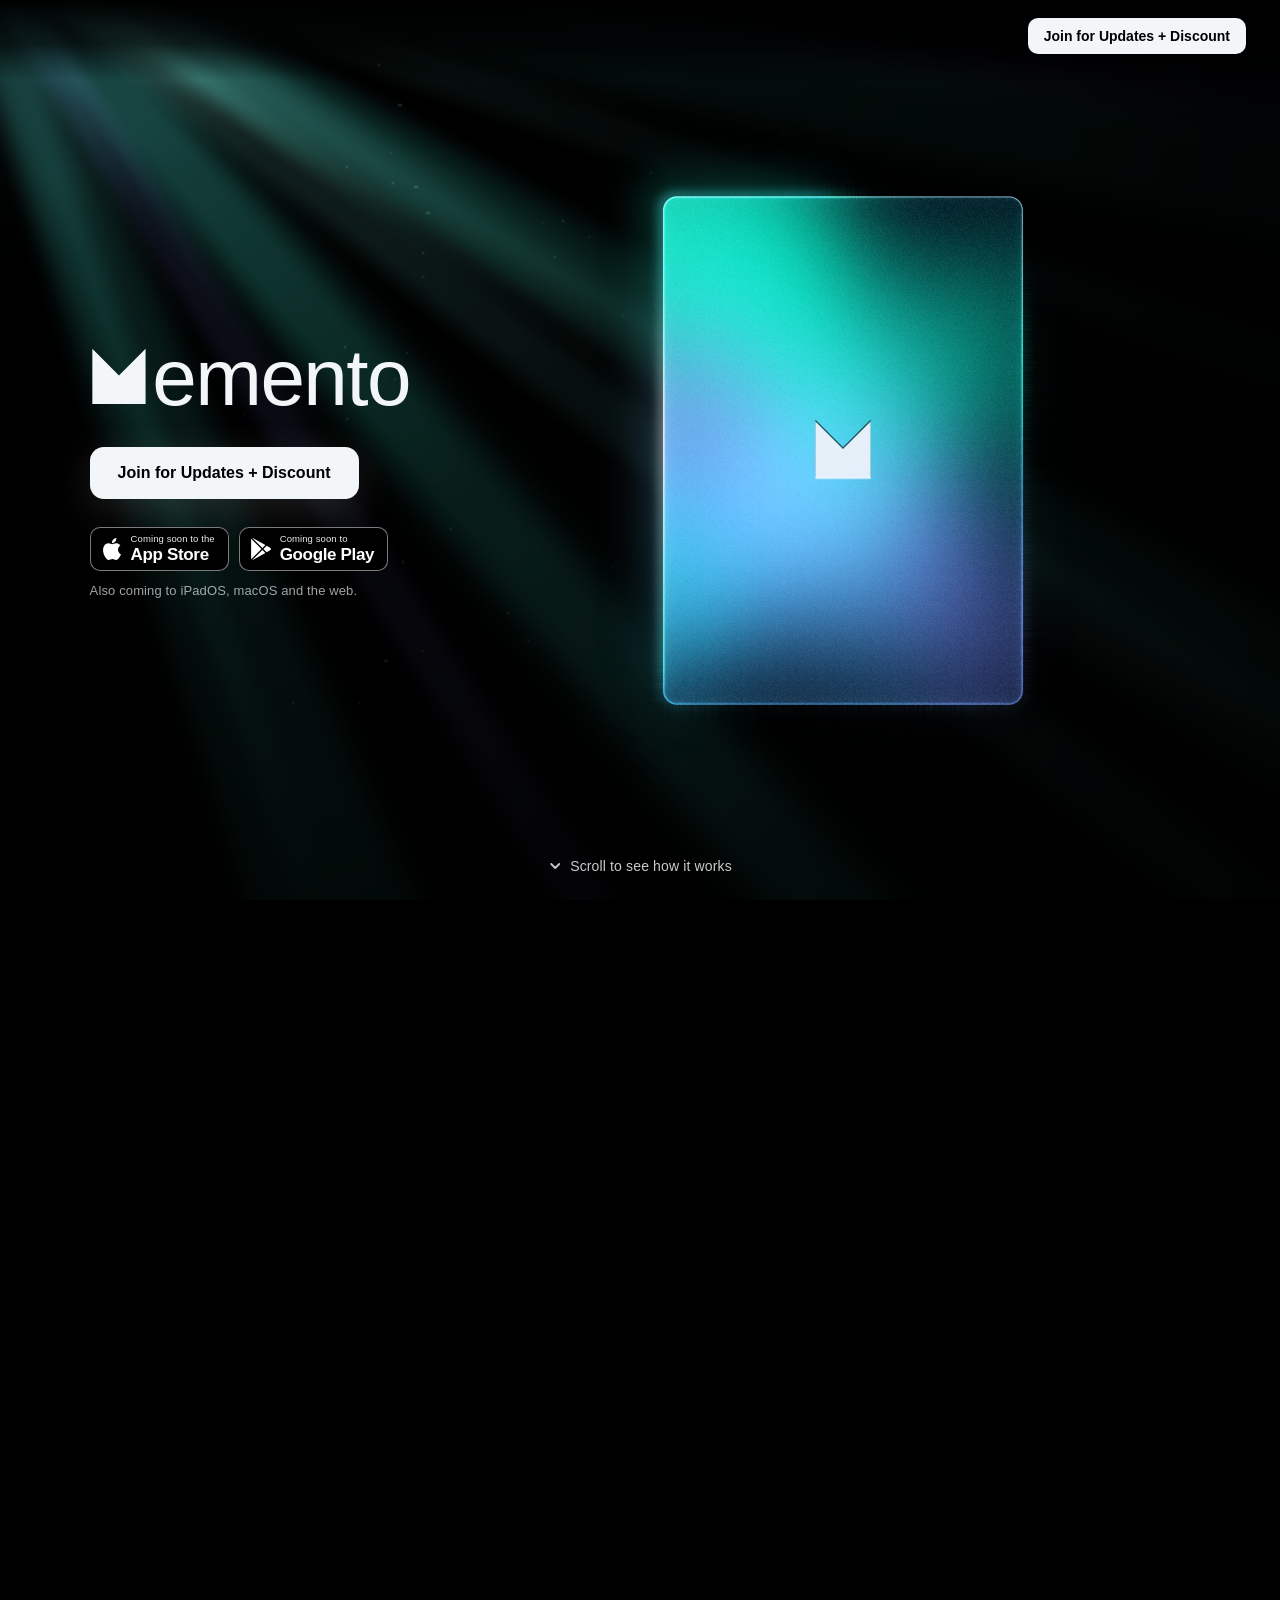
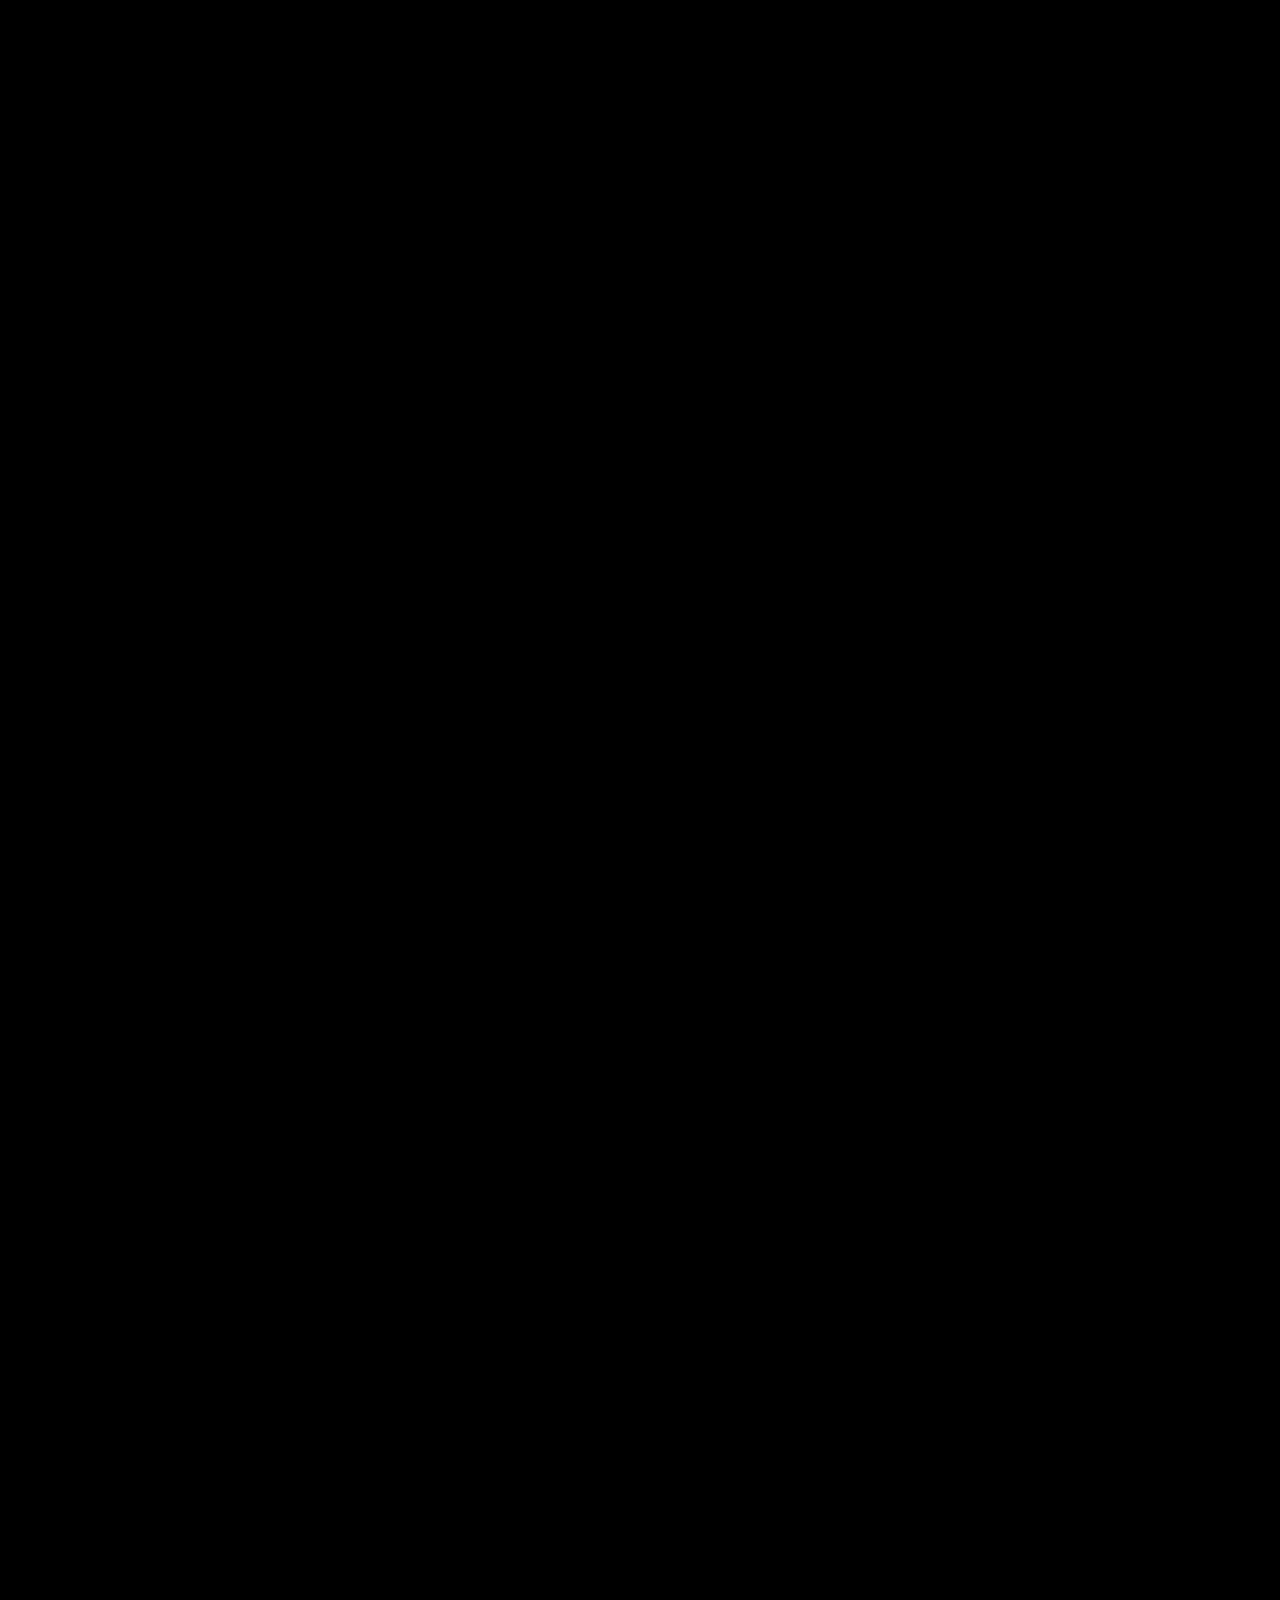
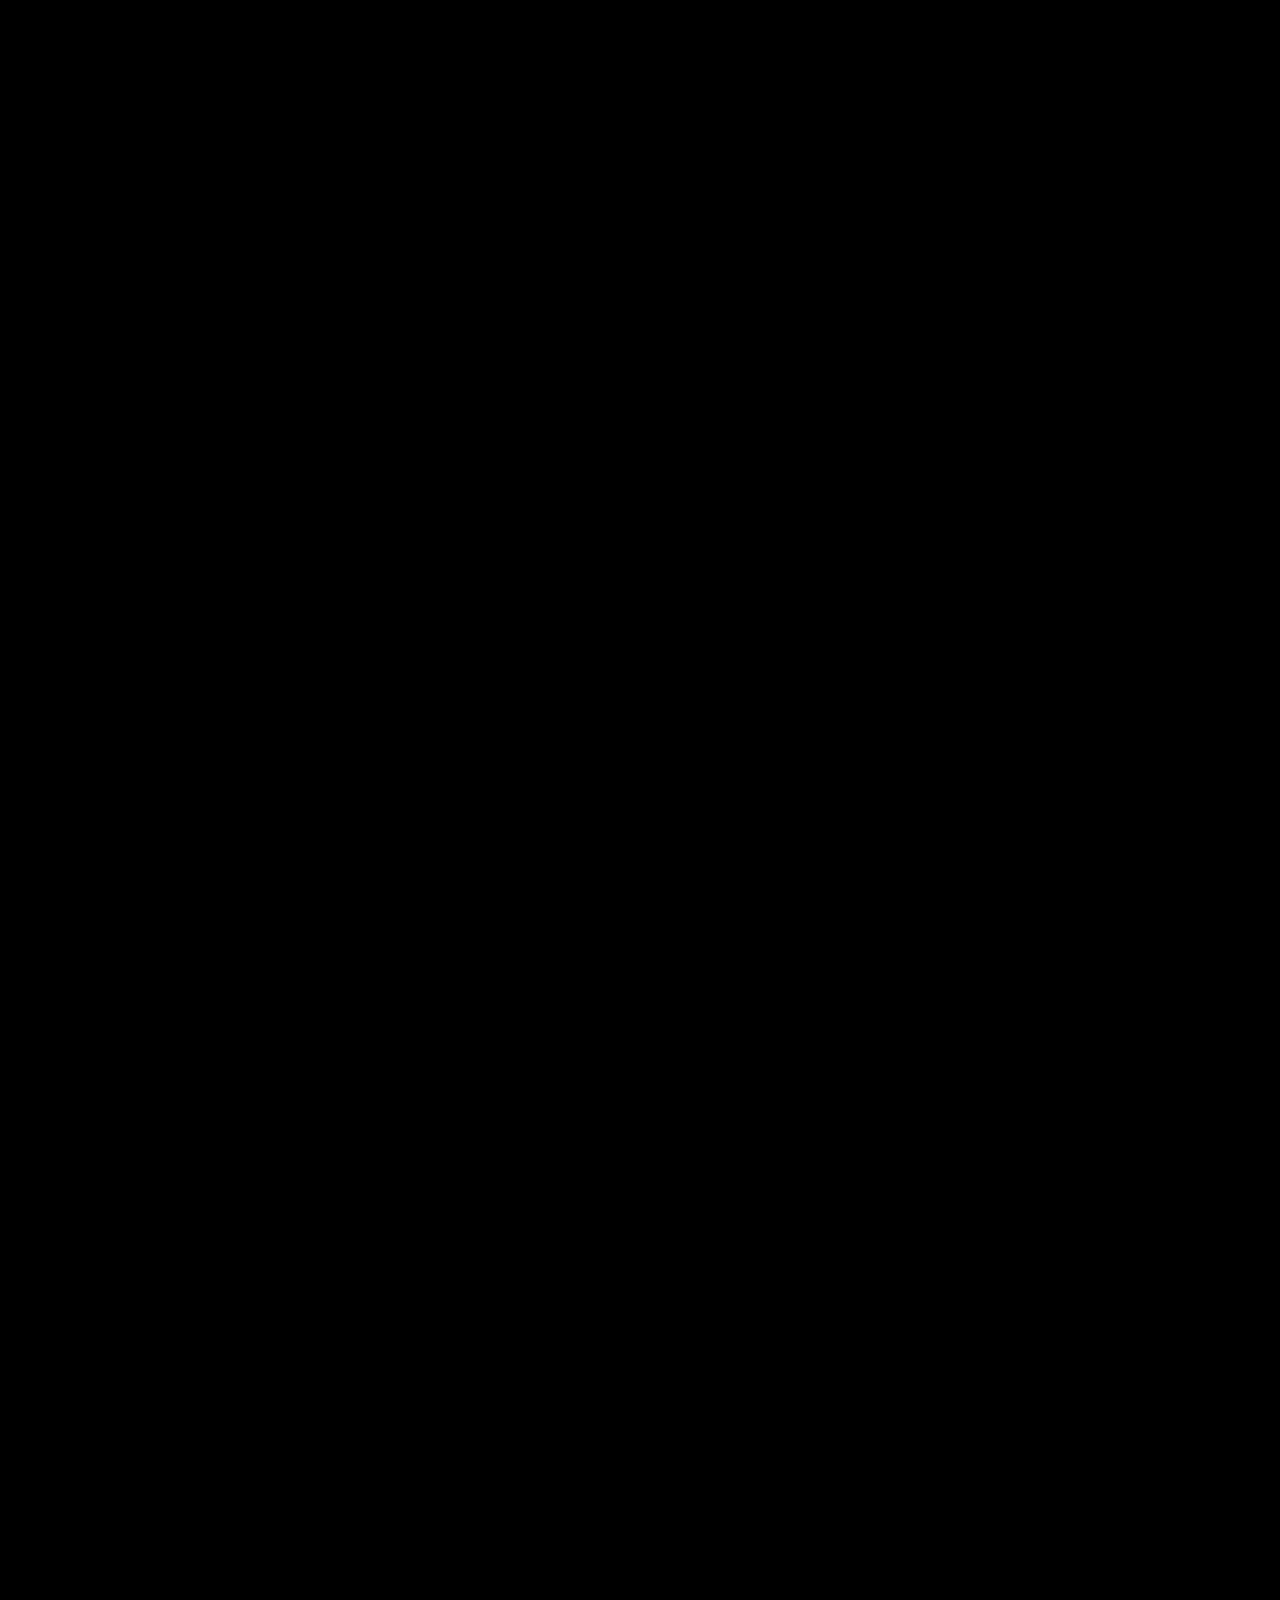
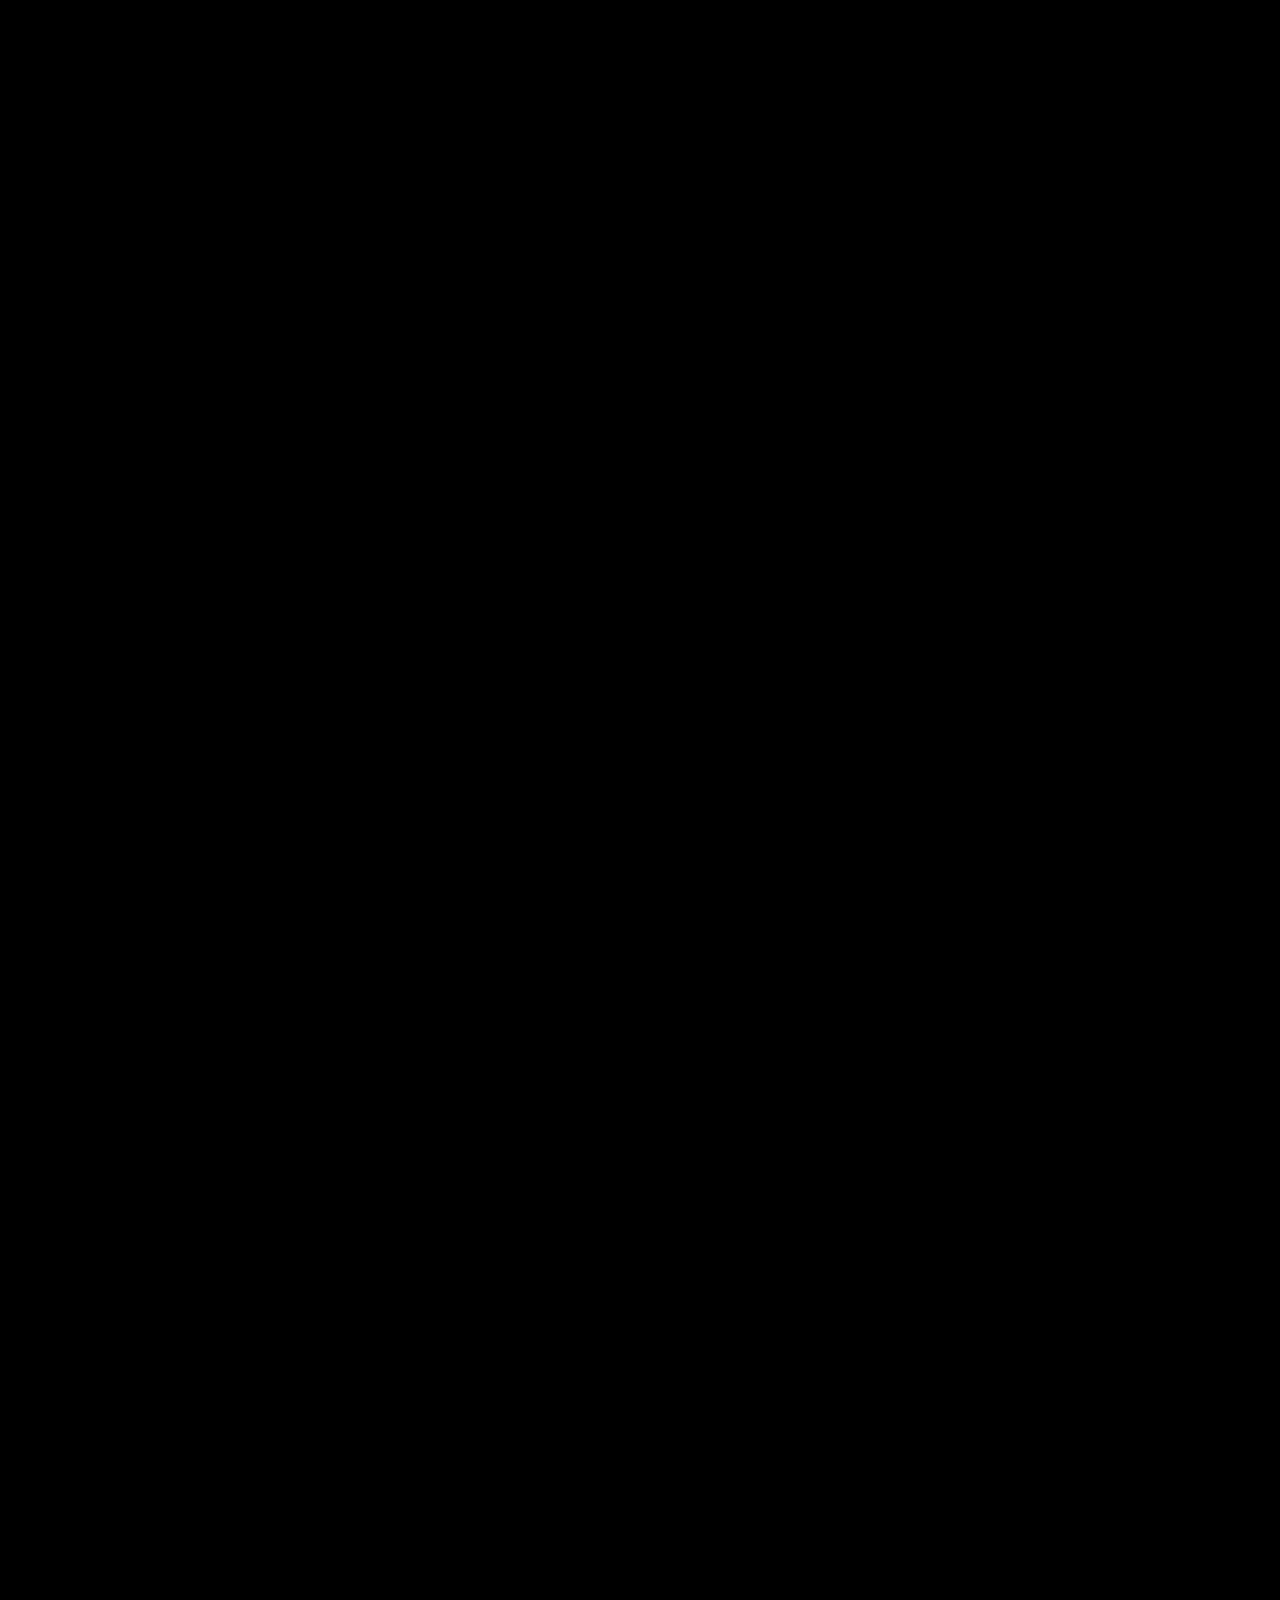
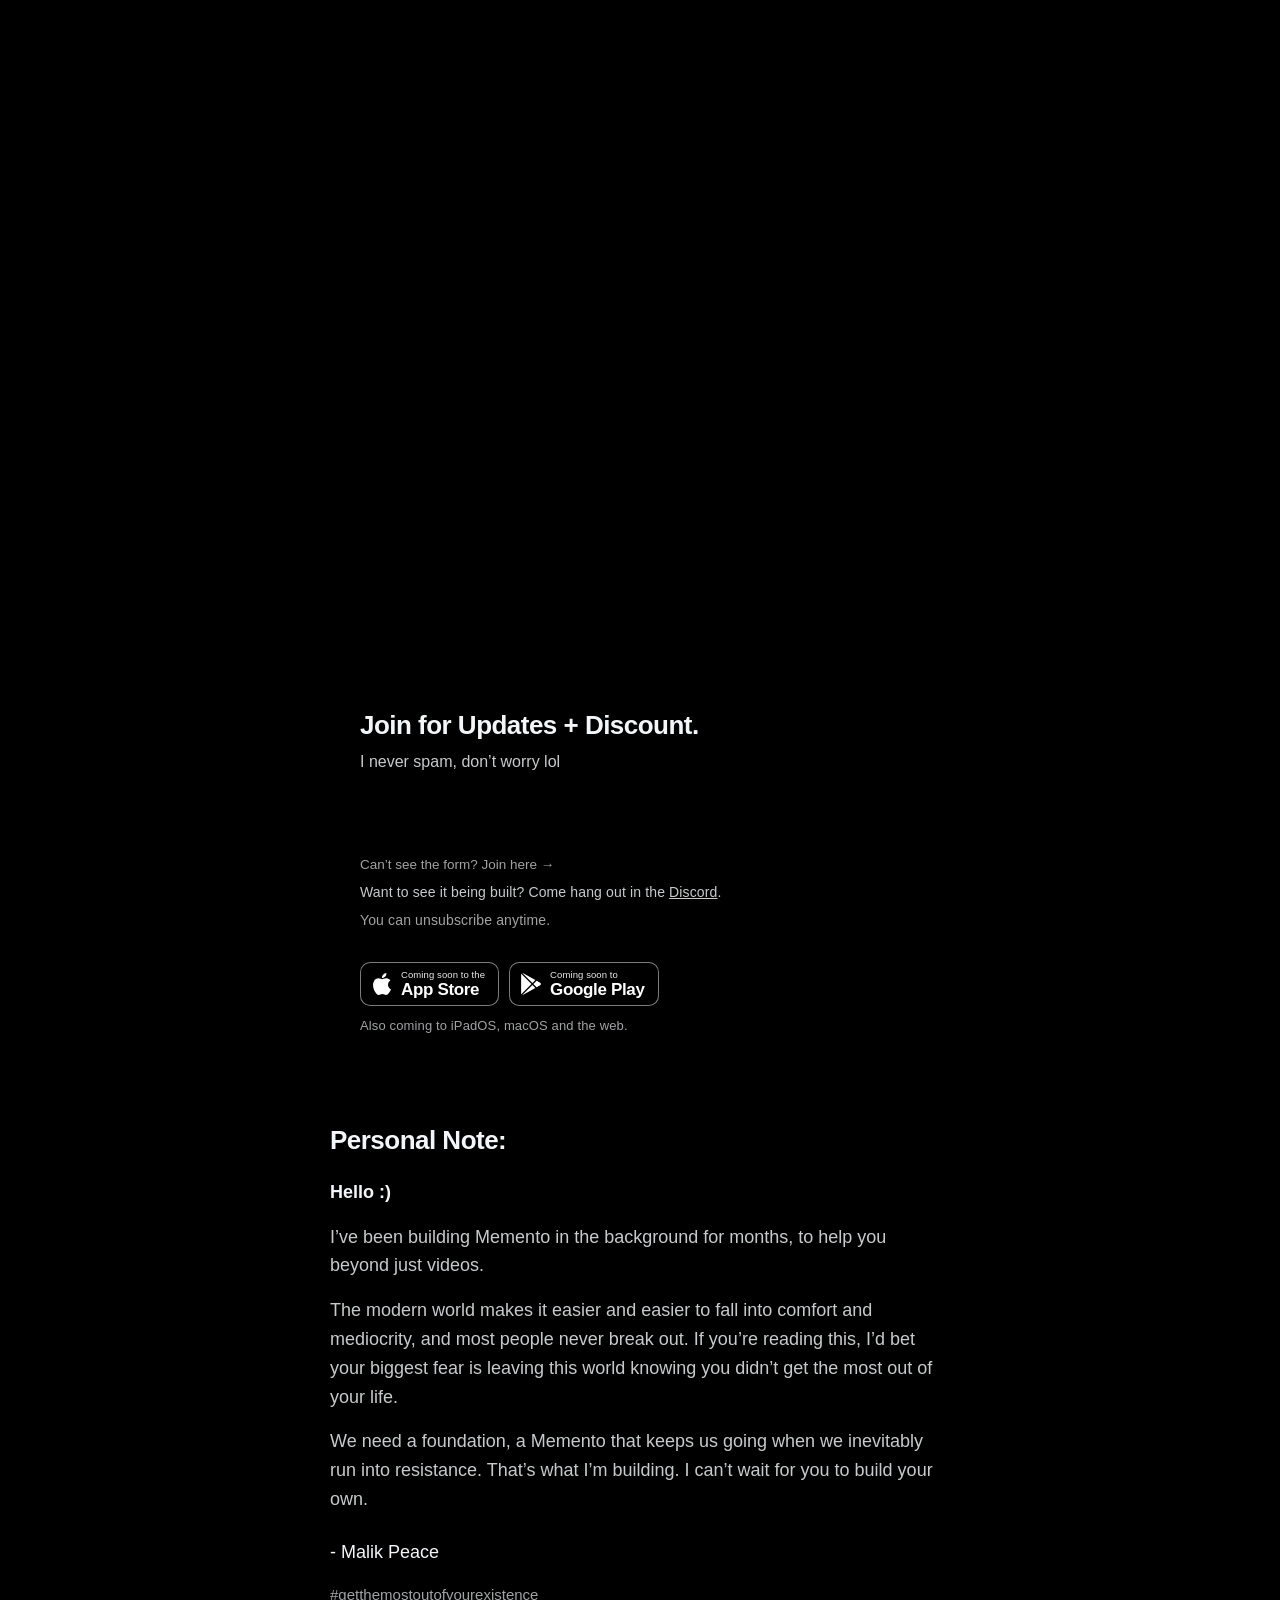
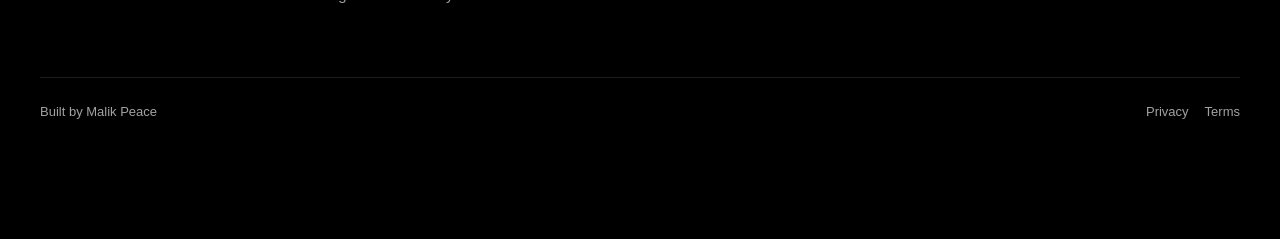
<file: index.html>
<!doctype html>
<html lang="en">
<head>
<meta charset="utf-8">
<meta name="viewport" content="width=device-width, initial-scale=1, viewport-fit=cover">
<script>/* always open at the top, so a refresh plays the intro instead of landing mid-story (carried from the old page) */
if ('scrollRestoration' in history) history.scrollRestoration = 'manual';
/* ...no matter what (Malik 2026-10-27): phones also brought the page back mid-story from the back/forward cache or a
   restored tab, and a late layout could leave it off the top. Until the visitor scrolls on their own, keep it at 0. */
(function () {
  var moved = false;
  ['wheel', 'touchstart', 'keydown', 'pointerdown'].forEach(function (t) { addEventListener(t, function () { moved = true; }, { capture: true, passive: true }); });
  function top() { if (!moved && (window.scrollY || document.documentElement.scrollTop)) window.scrollTo(0, 0); }
  addEventListener('pageshow', function (e) { if (e.persisted) { moved = false; window.scrollTo(0, 0); } else top(); });
  addEventListener('load', function () { top(); setTimeout(top, 250); setTimeout(top, 900); });
  document.addEventListener('DOMContentLoaded', top);
})();
/* the real site: no mockup bar, the real Beehiiv sign-up */
window.MEMENTO_LIVE = true;</script>
<title>Memento · The personal system for those who actually want to lock in</title>
<link rel="icon" href="favicon.svg" type="image/svg+xml">
<link rel="icon" href="favicon-32.png" type="image/png" sizes="32x32">
<link rel="apple-touch-icon" href="apple-touch-icon.png">
<!-- link previews (iMessage, Instagram, Discord, X) -->
<meta property="og:title" content="Memento">
<meta property="og:description" content="The personal system for those who actually want to lock in. Currently in private beta.">
<meta property="og:type" content="website">
<meta property="og:url" content="https://mementoapp.co/">
<meta property="og:image" content="https://mementoapp.co/og-image-v3.png">
<meta property="og:image:width" content="1200">
<meta property="og:image:height" content="630">
<meta name="twitter:card" content="summary_large_image">
<meta name="twitter:title" content="Memento">
<meta name="twitter:description" content="The personal system for those who actually want to lock in. Currently in private beta.">
<meta name="twitter:image" content="https://mementoapp.co/og-image-v3.png">
<meta name="description" content="Get clear on what you want, take the one action that matters today, and keep going until it's automatic. Memento is in private beta.">
<meta name="theme-color" content="#000000">
<link rel="stylesheet" href="v3/page.css?v=12">
<link rel="stylesheet" href="v3/a.css?v=13">
<script src="/stats.js?v=1" async></script>
</head>
<body>
<main id="app"></main>
<noscript><p style="padding:24px;color:#f3f6f9">Memento needs JavaScript to show this page. <a href="https://maliks-newsletter-59a34c.beehiiv.com/" style="color:#f3f6f9">Join for Updates + Discount</a></p></noscript>
<script src="skins-cortex.js?v=21"></script>
<script>window.ML_TIME_SCALE = 3.8;   /* a livelier card than the app default */</script>
<script src="v3/memento-card.js?v=12"></script>
<script src="v3/engine.js?v=12"></script>
<script src="v3/kit.js?v=12"></script>
<script src="v3/fire.js?v=12"></script>
<script src="v3/beams.js?v=13"></script>
<script src="v3/a.js?v=13"></script>
<script src="v3/live.js?v=12"></script>
</body>
</html>
</file>
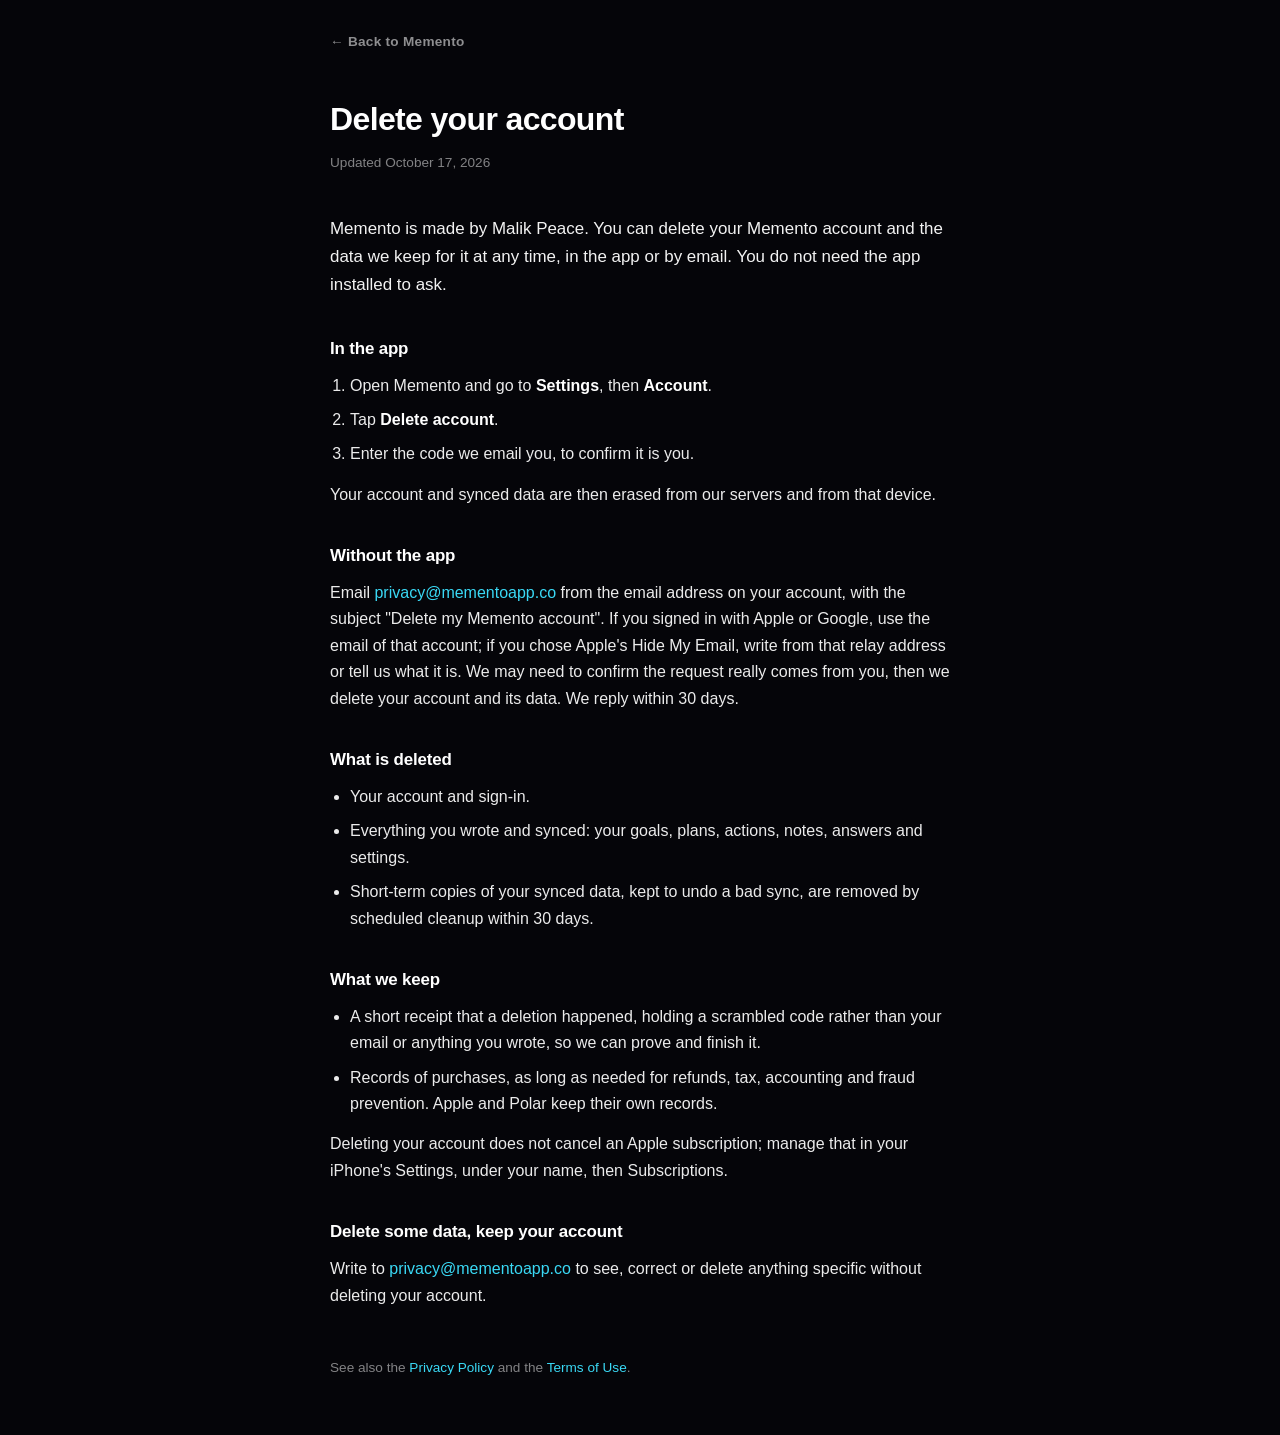
<file: delete-account/index.html>
<!DOCTYPE html>
<html lang="en">
<head>
<meta charset="UTF-8">
<meta name="viewport" content="width=device-width, initial-scale=1.0, viewport-fit=cover">
<meta name="theme-color" content="#000000">
<title>Delete your account · Memento</title>
<meta name="description" content="How to delete your Memento account and its data, in the app or by email.">
<style>
  * { margin: 0; padding: 0; box-sizing: border-box; }
  html { background: #050509; }
  body {
    font-family: -apple-system, BlinkMacSystemFont, 'Segoe UI', Arial, sans-serif;
    background: #050509; color: rgba(255, 255, 255, 0.92);
    line-height: 1.65; font-size: 1rem;
    padding: calc(28px + env(safe-area-inset-top, 0px)) 24px calc(56px + env(safe-area-inset-bottom, 0px));
    -webkit-font-smoothing: antialiased;
  }
  main { max-width: 620px; margin: 0 auto; }
  .back {
    display: inline-block; margin-bottom: 40px; text-decoration: none;
    font-size: 0.85rem; font-weight: 600; letter-spacing: 0.02em;
    color: rgba(255, 255, 255, 0.55);
  }
  .back:hover { color: #fff; }
  h1 { font-size: 2rem; font-weight: 750; letter-spacing: -0.02em; color: #fff; margin-bottom: 6px; }
  .date { font-size: 0.85rem; color: rgba(255, 255, 255, 0.5); margin-bottom: 40px; }
  .lead { font-size: 1.06rem; color: rgba(255, 255, 255, 0.95); margin-bottom: 36px; }
  h2 { font-size: 1.06rem; font-weight: 700; letter-spacing: -0.01em; color: #fff; margin: 34px 0 10px; }
  p { margin-bottom: 14px; }
  ul, ol { margin: 0 0 14px 20px; }
  li { margin-bottom: 8px; }
  b { color: #fff; }
  a { color: #3ad9f5; text-decoration: none; }
  a:hover { text-decoration: underline; }
  .quiet { font-size: 0.85rem; color: rgba(255, 255, 255, 0.5); margin-top: 48px; }
</style>
<script src="/stats.js?v=1" async></script>
</head>
<body>
<main>
  <a class="back" href="/">&larr; Back to Memento</a>
  <h1>Delete your account</h1>
  <div class="date">Updated October 17, 2026</div>

  <p class="lead">Memento is made by Malik Peace. You can delete your Memento account and the data we keep for it at any time, in the app or by email. You do not need the app installed to ask.</p>

  <h2>In the app</h2>
  <ol>
    <li>Open Memento and go to <b>Settings</b>, then <b>Account</b>.</li>
    <li>Tap <b>Delete account</b>.</li>
    <li>Enter the code we email you, to confirm it is you.</li>
  </ol>
  <p>Your account and synced data are then erased from our servers and from that device.</p>

  <h2>Without the app</h2>
  <p>Email <a href="mailto:privacy@mementoapp.co?subject=Delete%20my%20Memento%20account">privacy@mementoapp.co</a> from the email address on your account, with the subject "Delete my Memento account". If you signed in with Apple or Google, use the email of that account; if you chose Apple's Hide My Email, write from that relay address or tell us what it is. We may need to confirm the request really comes from you, then we delete your account and its data. We reply within 30 days.</p>

  <h2>What is deleted</h2>
  <ul>
    <li>Your account and sign-in.</li>
    <li>Everything you wrote and synced: your goals, plans, actions, notes, answers and settings.</li>
    <li>Short-term copies of your synced data, kept to undo a bad sync, are removed by scheduled cleanup within 30 days.</li>
  </ul>

  <h2>What we keep</h2>
  <ul>
    <li>A short receipt that a deletion happened, holding a scrambled code rather than your email or anything you wrote, so we can prove and finish it.</li>
    <li>Records of purchases, as long as needed for refunds, tax, accounting and fraud prevention. Apple and Polar keep their own records.</li>
  </ul>
  <p>Deleting your account does not cancel an Apple subscription; manage that in your iPhone's Settings, under your name, then Subscriptions.</p>

  <h2>Delete some data, keep your account</h2>
  <p>Write to <a href="mailto:privacy@mementoapp.co">privacy@mementoapp.co</a> to see, correct or delete anything specific without deleting your account.</p>

  <div class="quiet">See also the <a href="/privacy">Privacy Policy</a> and the <a href="/terms">Terms of Use</a>.</div>
</main>
</body>
</html>
</file>
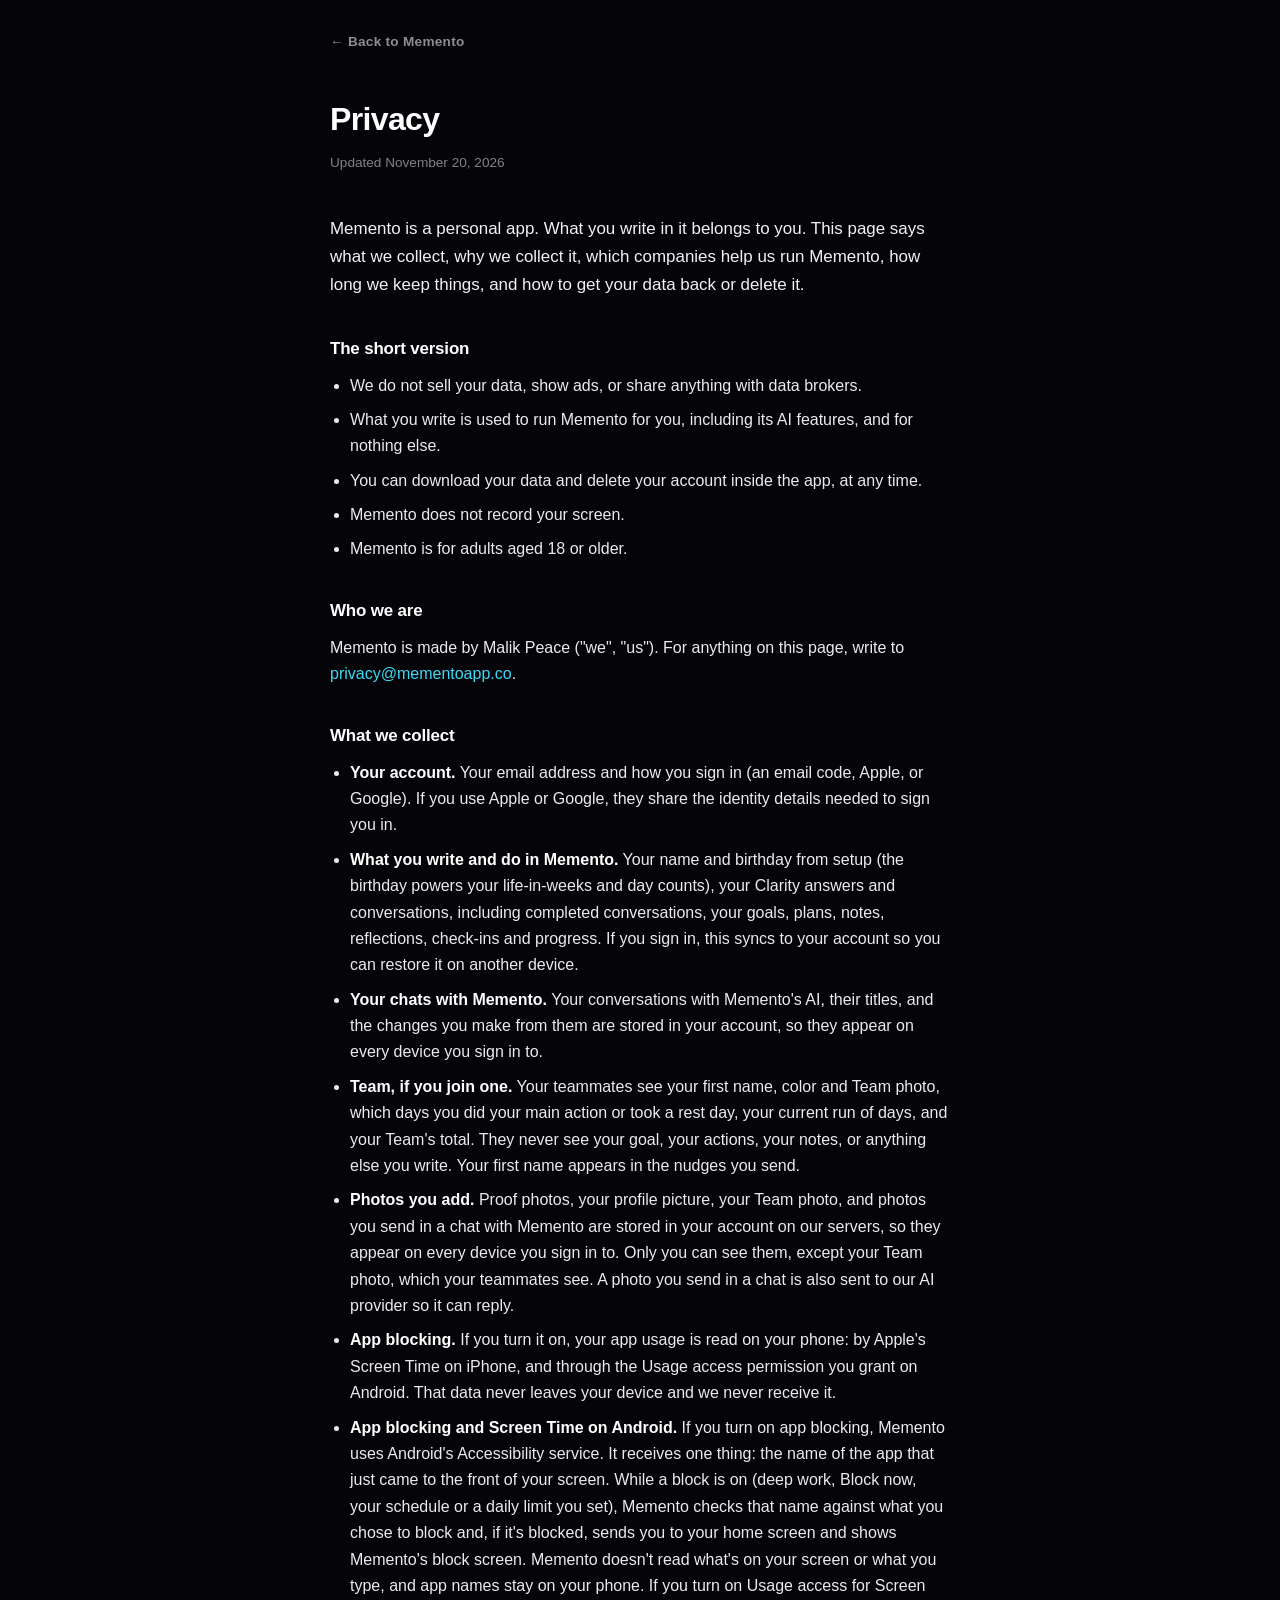
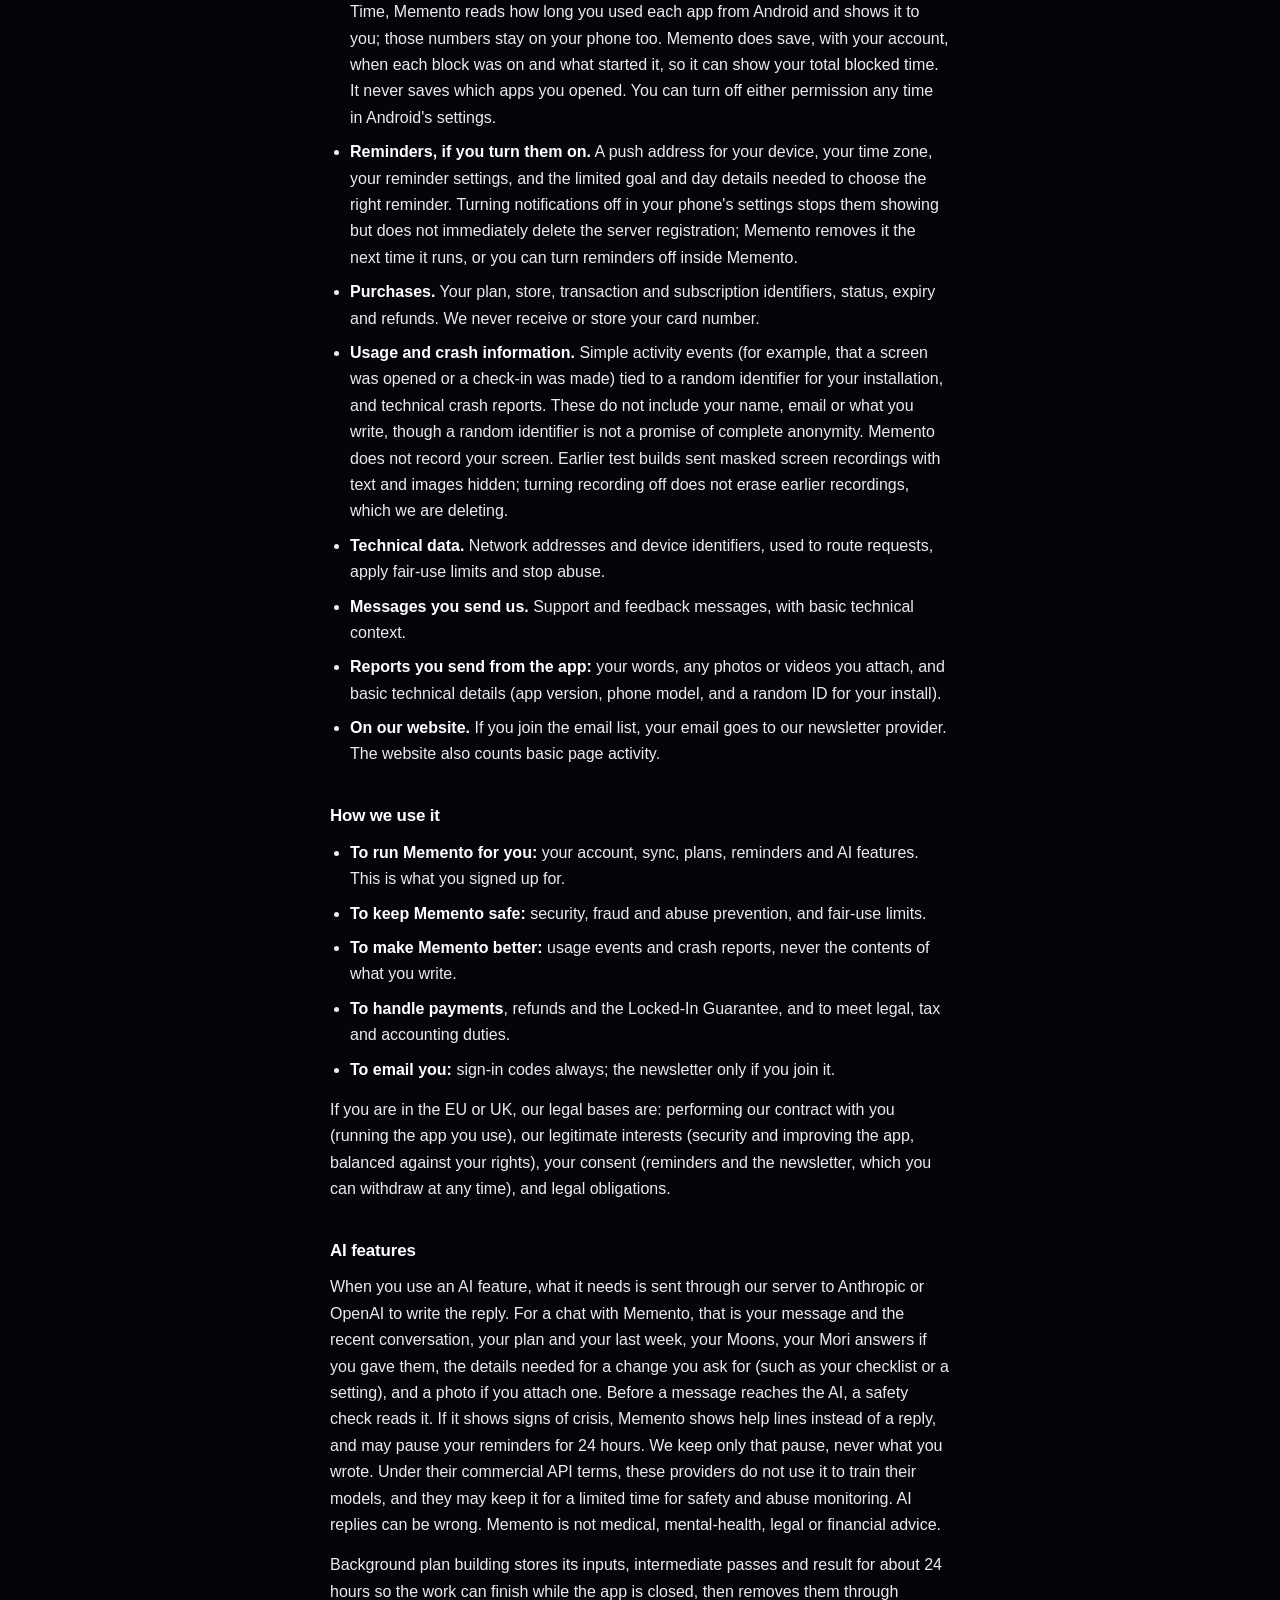
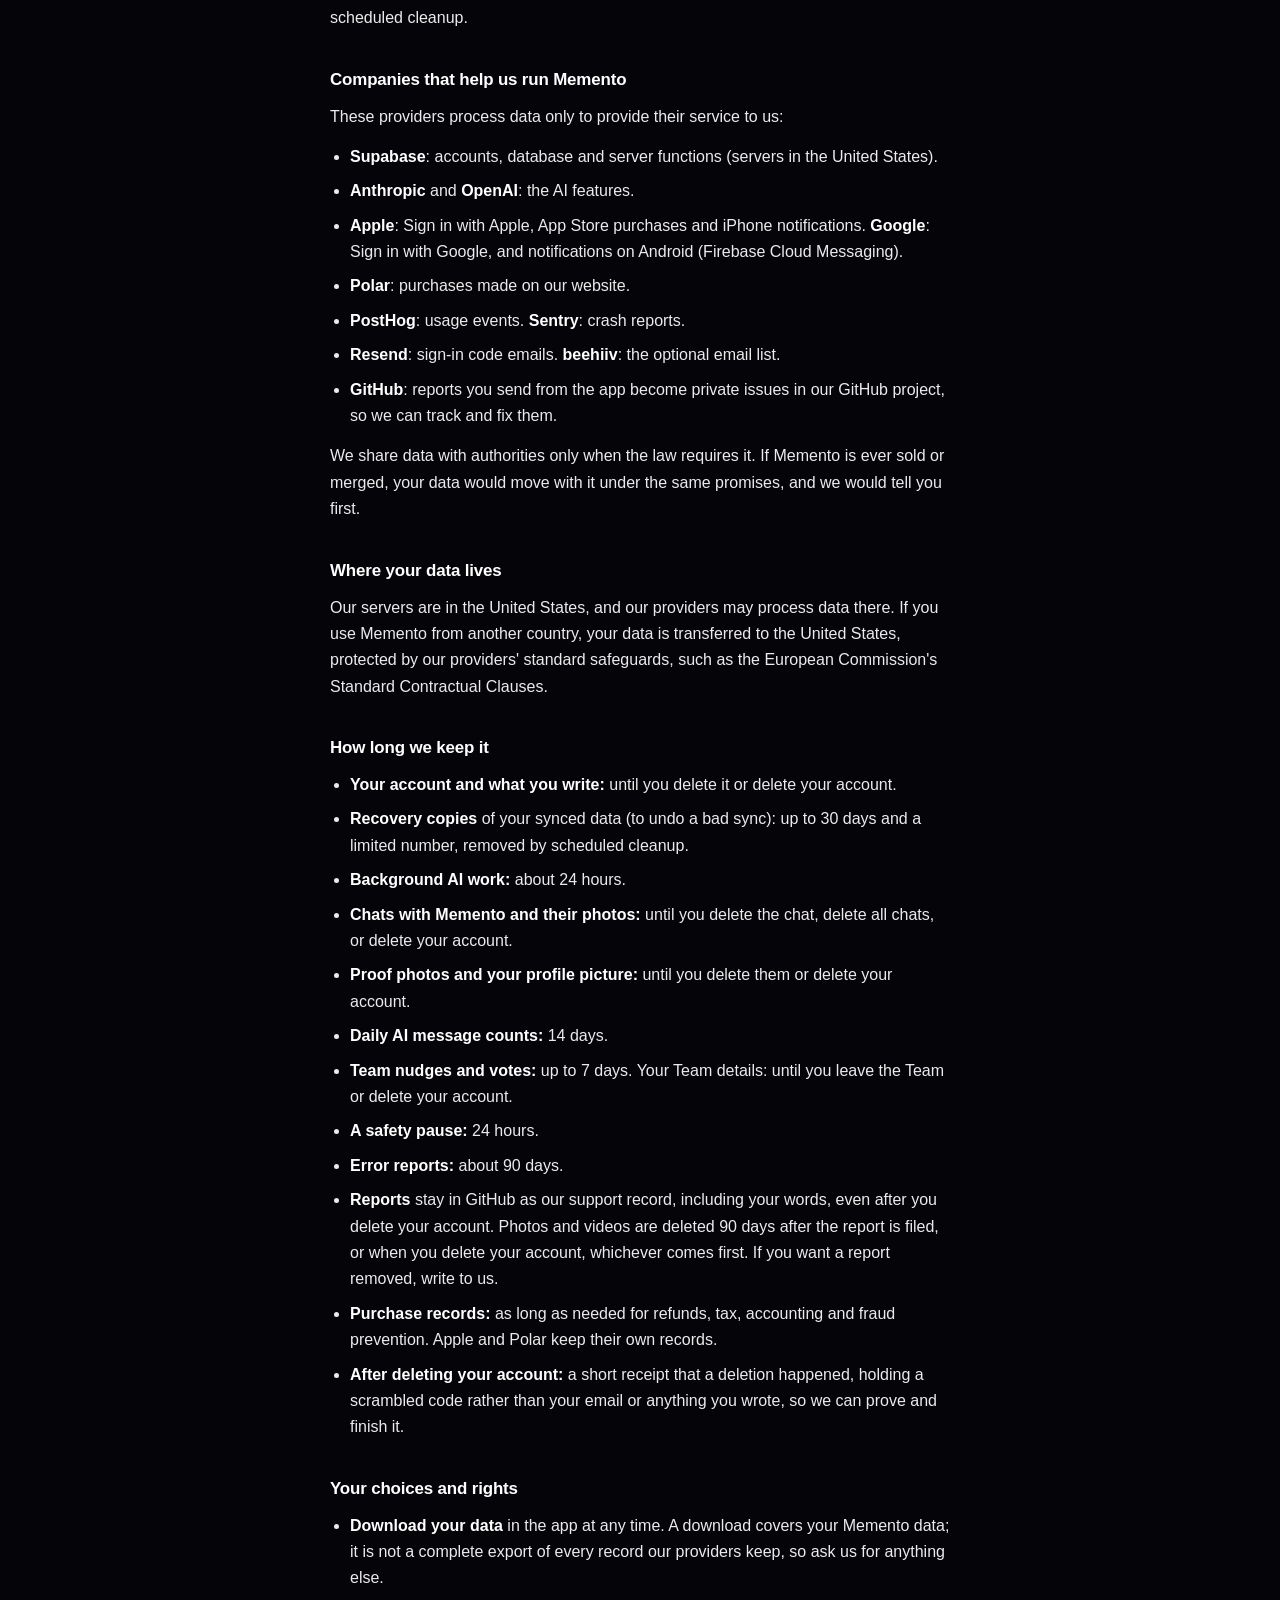
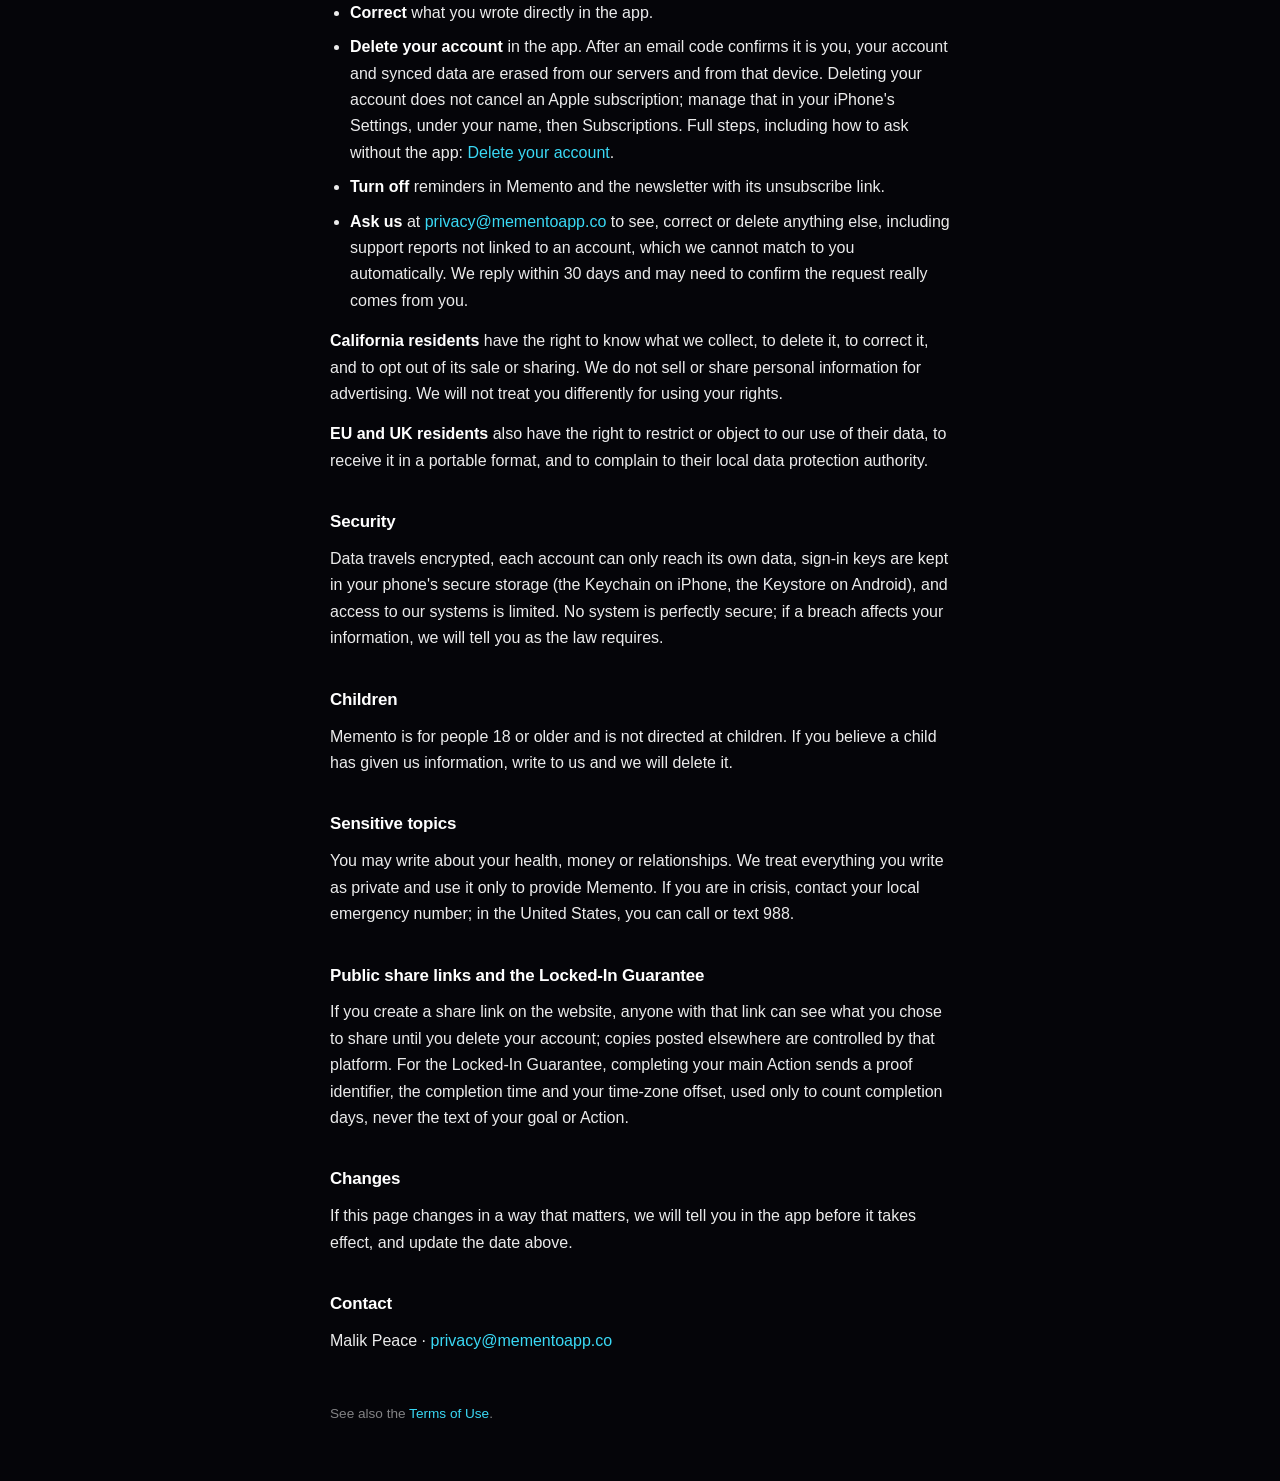
<file: privacy/index.html>
<!DOCTYPE html>
<html lang="en">
<head>
<meta charset="UTF-8">
<meta name="viewport" content="width=device-width, initial-scale=1.0, viewport-fit=cover">
<meta name="theme-color" content="#000000">
<title>Privacy · Memento</title>
<style>
  * { margin: 0; padding: 0; box-sizing: border-box; }
  html { background: #050509; }
  body {
    font-family: -apple-system, BlinkMacSystemFont, 'Segoe UI', Arial, sans-serif;
    background: #050509; color: rgba(255, 255, 255, 0.92);
    line-height: 1.65; font-size: 1rem;
    padding: calc(28px + env(safe-area-inset-top, 0px)) 24px calc(56px + env(safe-area-inset-bottom, 0px));
    -webkit-font-smoothing: antialiased;
  }
  main { max-width: 620px; margin: 0 auto; }
  .back {
    display: inline-block; margin-bottom: 40px; text-decoration: none;
    font-size: 0.85rem; font-weight: 600; letter-spacing: 0.02em;
    color: rgba(255, 255, 255, 0.55);
  }
  .back:hover { color: #fff; }
  h1 { font-size: 2rem; font-weight: 750; letter-spacing: -0.02em; color: #fff; margin-bottom: 6px; }
  .date { font-size: 0.85rem; color: rgba(255, 255, 255, 0.5); margin-bottom: 40px; }
  .lead { font-size: 1.06rem; color: rgba(255, 255, 255, 0.95); margin-bottom: 36px; }
  h2 { font-size: 1.06rem; font-weight: 700; letter-spacing: -0.01em; color: #fff; margin: 34px 0 10px; }
  p { margin-bottom: 14px; }
  ul { margin: 0 0 14px 20px; }
  li { margin-bottom: 8px; }
  b { color: #fff; }
  a { color: #3ad9f5; text-decoration: none; }
  a:hover { text-decoration: underline; }
  .quiet { font-size: 0.85rem; color: rgba(255, 255, 255, 0.5); margin-top: 48px; }
</style>
<script src="/stats.js?v=1" async></script>
</head>
<body>
<main>
  <a class="back" href="/">&larr; Back to Memento</a>
  <h1>Privacy</h1>
  <div class="date">Updated November 20, 2026</div>

  <p class="lead">Memento is a personal app. What you write in it belongs to you. This page says what we collect, why we collect it, which companies help us run Memento, how long we keep things, and how to get your data back or delete it.</p>

  <h2>The short version</h2>
  <ul>
    <li>We do not sell your data, show ads, or share anything with data brokers.</li>
    <li>What you write is used to run Memento for you, including its AI features, and for nothing else.</li>
    <li>You can download your data and delete your account inside the app, at any time.</li>
    <li>Memento does not record your screen.</li>
    <li>Memento is for adults aged 18 or older.</li>
  </ul>

  <h2>Who we are</h2>
  <p>Memento is made by Malik Peace ("we", "us"). For anything on this page, write to <a href="mailto:privacy@mementoapp.co">privacy@mementoapp.co</a>.</p>

  <h2>What we collect</h2>
  <ul>
    <li><b>Your account.</b> Your email address and how you sign in (an email code, Apple, or Google). If you use Apple or Google, they share the identity details needed to sign you in.</li>
    <li><b>What you write and do in Memento.</b> Your name and birthday from setup (the birthday powers your life-in-weeks and day counts), your Clarity answers and conversations, including completed conversations, your goals, plans, notes, reflections, check-ins and progress. If you sign in, this syncs to your account so you can restore it on another device.</li>
    <li><b>Your chats with Memento.</b> Your conversations with Memento's AI, their titles, and the changes you make from them are stored in your account, so they appear on every device you sign in to.</li>
    <li><b>Team, if you join one.</b> Your teammates see your first name, color and Team photo, which days you did your main action or took a rest day, your current run of days, and your Team's total. They never see your goal, your actions, your notes, or anything else you write. Your first name appears in the nudges you send.</li>
    <li><b>Photos you add.</b> Proof photos, your profile picture, your Team photo, and photos you send in a chat with Memento are stored in your account on our servers, so they appear on every device you sign in to. Only you can see them, except your Team photo, which your teammates see. A photo you send in a chat is also sent to our AI provider so it can reply.</li>
    <li><b>App blocking.</b> If you turn it on, your app usage is read on your phone: by Apple's Screen Time on iPhone, and through the Usage access permission you grant on Android. That data never leaves your device and we never receive it.</li>
    <li><b>App blocking and Screen Time on Android.</b> If you turn on app blocking, Memento uses Android's Accessibility service. It receives one thing: the name of the app that just came to the front of your screen. While a block is on (deep work, Block now, your schedule or a daily limit you set), Memento checks that name against what you chose to block and, if it's blocked, sends you to your home screen and shows Memento's block screen. Memento doesn't read what's on your screen or what you type, and app names stay on your phone. If you turn on Usage access for Screen Time, Memento reads how long you used each app from Android and shows it to you; those numbers stay on your phone too. Memento does save, with your account, when each block was on and what started it, so it can show your total blocked time. It never saves which apps you opened. You can turn off either permission any time in Android's settings.</li>
    <li><b>Reminders, if you turn them on.</b> A push address for your device, your time zone, your reminder settings, and the limited goal and day details needed to choose the right reminder. Turning notifications off in your phone's settings stops them showing but does not immediately delete the server registration; Memento removes it the next time it runs, or you can turn reminders off inside Memento.</li>
    <li><b>Purchases.</b> Your plan, store, transaction and subscription identifiers, status, expiry and refunds. We never receive or store your card number.</li>
    <li><b>Usage and crash information.</b> Simple activity events (for example, that a screen was opened or a check-in was made) tied to a random identifier for your installation, and technical crash reports. These do not include your name, email or what you write, though a random identifier is not a promise of complete anonymity. Memento does not record your screen. Earlier test builds sent masked screen recordings with text and images hidden; turning recording off does not erase earlier recordings, which we are deleting.</li>
    <li><b>Technical data.</b> Network addresses and device identifiers, used to route requests, apply fair-use limits and stop abuse.</li>
    <li><b>Messages you send us.</b> Support and feedback messages, with basic technical context.</li>
    <li><b>Reports you send from the app:</b> your words, any photos or videos you attach, and basic technical details (app version, phone model, and a random ID for your install).</li>
    <li><b>On our website.</b> If you join the email list, your email goes to our newsletter provider. The website also counts basic page activity.</li>
  </ul>

  <h2>How we use it</h2>
  <ul>
    <li><b>To run Memento for you:</b> your account, sync, plans, reminders and AI features. This is what you signed up for.</li>
    <li><b>To keep Memento safe:</b> security, fraud and abuse prevention, and fair-use limits.</li>
    <li><b>To make Memento better:</b> usage events and crash reports, never the contents of what you write.</li>
    <li><b>To handle payments</b>, refunds and the Locked-In Guarantee, and to meet legal, tax and accounting duties.</li>
    <li><b>To email you:</b> sign-in codes always; the newsletter only if you join it.</li>
  </ul>
  <p>If you are in the EU or UK, our legal bases are: performing our contract with you (running the app you use), our legitimate interests (security and improving the app, balanced against your rights), your consent (reminders and the newsletter, which you can withdraw at any time), and legal obligations.</p>

  <h2>AI features</h2>
  <p>When you use an AI feature, what it needs is sent through our server to Anthropic or OpenAI to write the reply. For a chat with Memento, that is your message and the recent conversation, your plan and your last week, your Moons, your Mori answers if you gave them, the details needed for a change you ask for (such as your checklist or a setting), and a photo if you attach one. Before a message reaches the AI, a safety check reads it. If it shows signs of crisis, Memento shows help lines instead of a reply, and may pause your reminders for 24 hours. We keep only that pause, never what you wrote. Under their commercial API terms, these providers do not use it to train their models, and they may keep it for a limited time for safety and abuse monitoring. AI replies can be wrong. Memento is not medical, mental-health, legal or financial advice.</p>
  <p>Background plan building stores its inputs, intermediate passes and result for about 24 hours so the work can finish while the app is closed, then removes them through scheduled cleanup.</p>

  <h2>Companies that help us run Memento</h2>
  <p>These providers process data only to provide their service to us:</p>
  <ul>
    <li><b>Supabase</b>: accounts, database and server functions (servers in the United States).</li>
    <li><b>Anthropic</b> and <b>OpenAI</b>: the AI features.</li>
    <li><b>Apple</b>: Sign in with Apple, App Store purchases and iPhone notifications. <b>Google</b>: Sign in with Google, and notifications on Android (Firebase Cloud Messaging).</li>
    <li><b>Polar</b>: purchases made on our website.</li>
    <li><b>PostHog</b>: usage events. <b>Sentry</b>: crash reports.</li>
    <li><b>Resend</b>: sign-in code emails. <b>beehiiv</b>: the optional email list.</li>
    <li><b>GitHub</b>: reports you send from the app become private issues in our GitHub project, so we can track and fix them.</li>
  </ul>
  <p>We share data with authorities only when the law requires it. If Memento is ever sold or merged, your data would move with it under the same promises, and we would tell you first.</p>

  <h2>Where your data lives</h2>
  <p>Our servers are in the United States, and our providers may process data there. If you use Memento from another country, your data is transferred to the United States, protected by our providers' standard safeguards, such as the European Commission's Standard Contractual Clauses.</p>

  <h2>How long we keep it</h2>
  <ul>
    <li><b>Your account and what you write:</b> until you delete it or delete your account.</li>
    <li><b>Recovery copies</b> of your synced data (to undo a bad sync): up to 30 days and a limited number, removed by scheduled cleanup.</li>
    <li><b>Background AI work:</b> about 24 hours.</li>
    <li><b>Chats with Memento and their photos:</b> until you delete the chat, delete all chats, or delete your account.</li>
    <li><b>Proof photos and your profile picture:</b> until you delete them or delete your account.</li>
    <li><b>Daily AI message counts:</b> 14 days.</li>
    <li><b>Team nudges and votes:</b> up to 7 days. Your Team details: until you leave the Team or delete your account.</li>
    <li><b>A safety pause:</b> 24 hours.</li>
    <li><b>Error reports:</b> about 90 days.</li>
    <li><b>Reports</b> stay in GitHub as our support record, including your words, even after you delete your account. Photos and videos are deleted 90 days after the report is filed, or when you delete your account, whichever comes first. If you want a report removed, write to us.</li>
    <li><b>Purchase records:</b> as long as needed for refunds, tax, accounting and fraud prevention. Apple and Polar keep their own records.</li>
    <li><b>After deleting your account:</b> a short receipt that a deletion happened, holding a scrambled code rather than your email or anything you wrote, so we can prove and finish it.</li>
  </ul>

  <h2>Your choices and rights</h2>
  <ul>
    <li><b>Download your data</b> in the app at any time. A download covers your Memento data; it is not a complete export of every record our providers keep, so ask us for anything else.</li>
    <li><b>Correct</b> what you wrote directly in the app.</li>
    <li><b>Delete your account</b> in the app. After an email code confirms it is you, your account and synced data are erased from our servers and from that device. Deleting your account does not cancel an Apple subscription; manage that in your iPhone's Settings, under your name, then Subscriptions. Full steps, including how to ask without the app: <a href="/delete-account">Delete your account</a>.</li>
    <li><b>Turn off</b> reminders in Memento and the newsletter with its unsubscribe link.</li>
    <li><b>Ask us</b> at <a href="mailto:privacy@mementoapp.co">privacy@mementoapp.co</a> to see, correct or delete anything else, including support reports not linked to an account, which we cannot match to you automatically. We reply within 30 days and may need to confirm the request really comes from you.</li>
  </ul>
  <p><b>California residents</b> have the right to know what we collect, to delete it, to correct it, and to opt out of its sale or sharing. We do not sell or share personal information for advertising. We will not treat you differently for using your rights.</p>
  <p><b>EU and UK residents</b> also have the right to restrict or object to our use of their data, to receive it in a portable format, and to complain to their local data protection authority.</p>

  <h2>Security</h2>
  <p>Data travels encrypted, each account can only reach its own data, sign-in keys are kept in your phone's secure storage (the Keychain on iPhone, the Keystore on Android), and access to our systems is limited. No system is perfectly secure; if a breach affects your information, we will tell you as the law requires.</p>

  <h2>Children</h2>
  <p>Memento is for people 18 or older and is not directed at children. If you believe a child has given us information, write to us and we will delete it.</p>

  <h2>Sensitive topics</h2>
  <p>You may write about your health, money or relationships. We treat everything you write as private and use it only to provide Memento. If you are in crisis, contact your local emergency number; in the United States, you can call or text 988.</p>

  <h2>Public share links and the Locked-In Guarantee</h2>
  <p>If you create a share link on the website, anyone with that link can see what you chose to share until you delete your account; copies posted elsewhere are controlled by that platform. For the Locked-In Guarantee, completing your main Action sends a proof identifier, the completion time and your time-zone offset, used only to count completion days, never the text of your goal or Action.</p>

  <h2>Changes</h2>
  <p>If this page changes in a way that matters, we will tell you in the app before it takes effect, and update the date above.</p>

  <h2>Contact</h2>
  <p>Malik Peace · <a href="mailto:privacy@mementoapp.co">privacy@mementoapp.co</a></p>
  <div class="quiet">See also the <a href="/terms">Terms of Use</a>.</div>
</main>
</body>
</html>
</file>
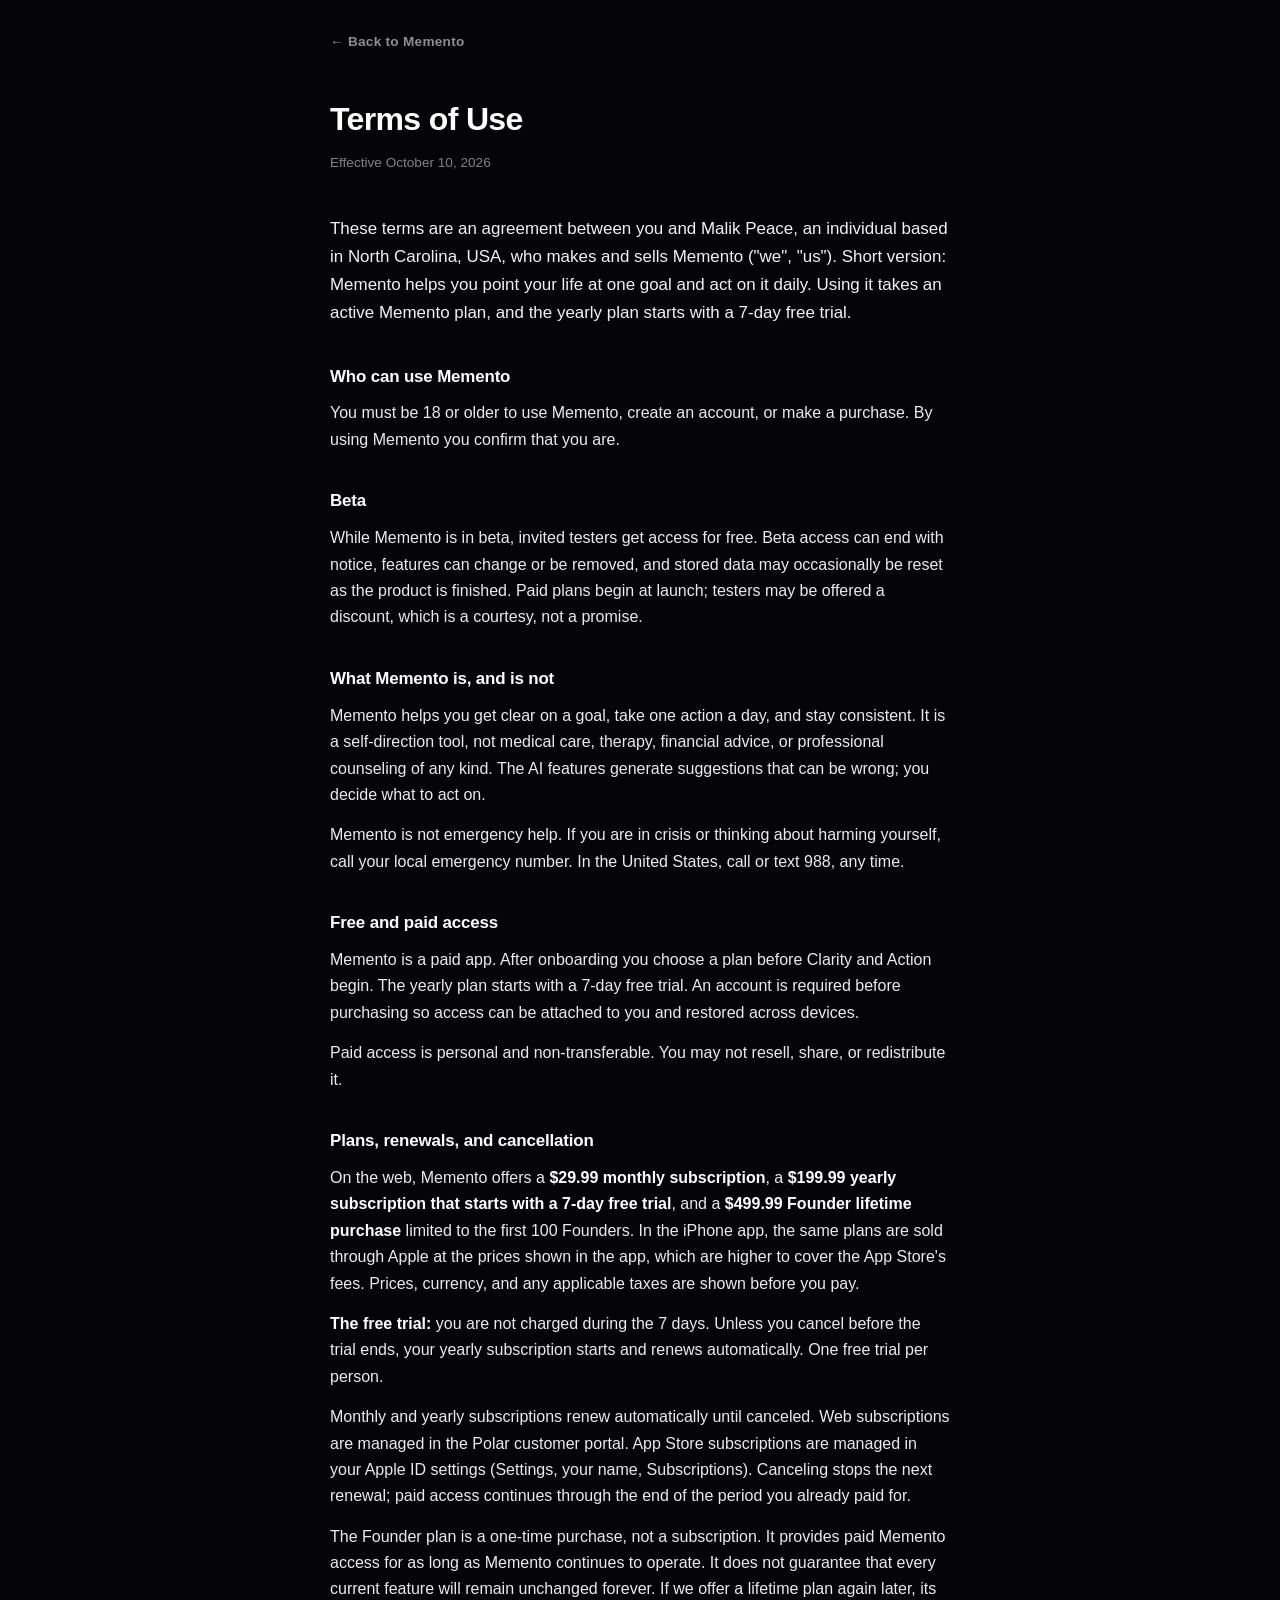
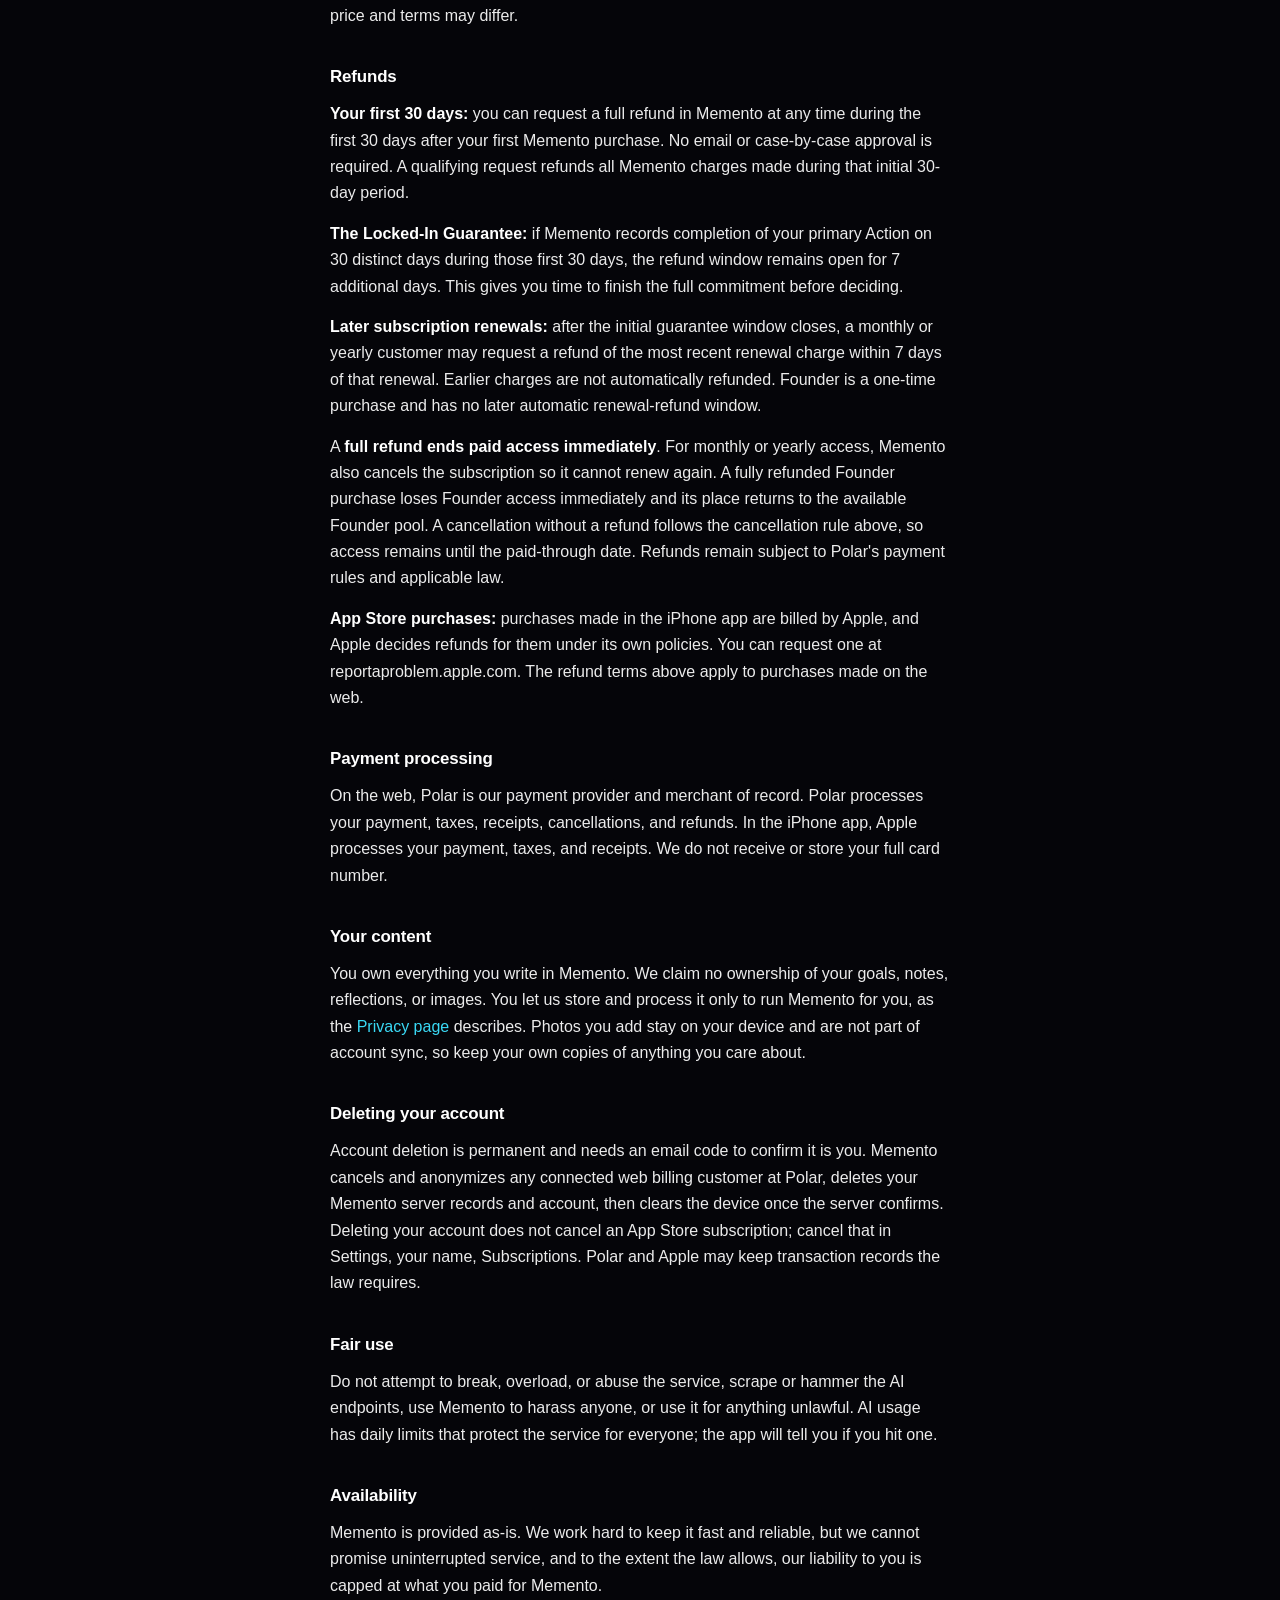
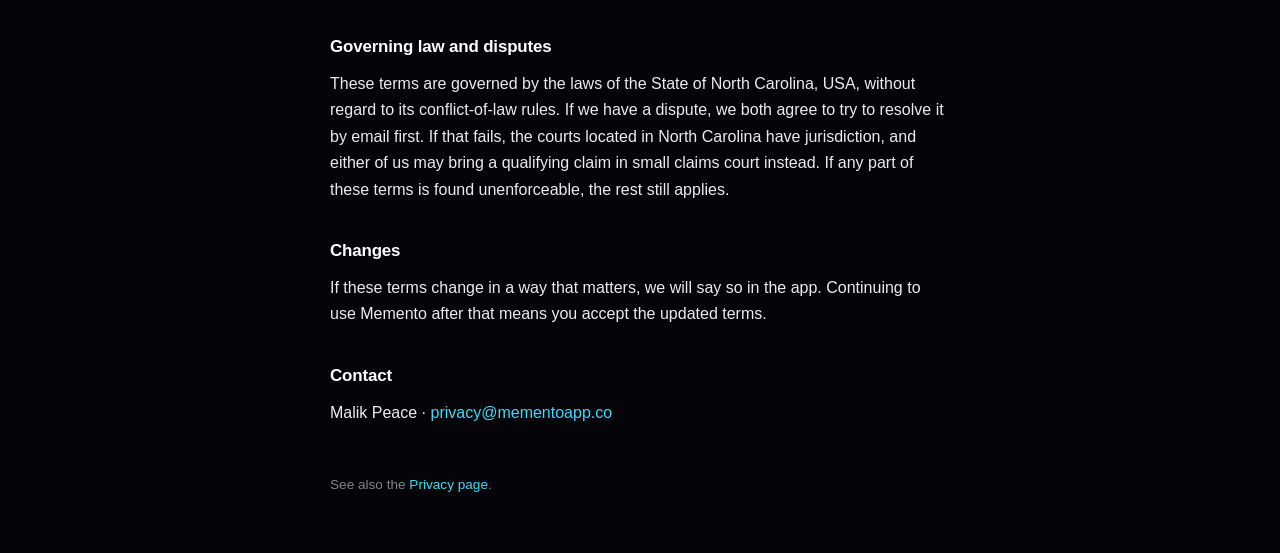
<file: terms/index.html>
<!DOCTYPE html>
<html lang="en">
<head>
<meta charset="UTF-8">
<meta name="viewport" content="width=device-width, initial-scale=1.0, viewport-fit=cover">
<meta name="theme-color" content="#000000">
<title>Terms · Memento</title>
<style>
  * { margin: 0; padding: 0; box-sizing: border-box; }
  html { background: #050509; }
  body {
    font-family: -apple-system, BlinkMacSystemFont, 'Segoe UI', Arial, sans-serif;
    background: #050509; color: rgba(255, 255, 255, 0.92);
    line-height: 1.65; font-size: 1rem;
    padding: calc(28px + env(safe-area-inset-top, 0px)) 24px calc(56px + env(safe-area-inset-bottom, 0px));
    -webkit-font-smoothing: antialiased;
  }
  main { max-width: 620px; margin: 0 auto; }
  .back {
    display: inline-block; margin-bottom: 40px; text-decoration: none;
    font-size: 0.85rem; font-weight: 600; letter-spacing: 0.02em;
    color: rgba(255, 255, 255, 0.55);
  }
  .back:hover { color: #fff; }
  h1 { font-size: 2rem; font-weight: 750; letter-spacing: -0.02em; color: #fff; margin-bottom: 6px; }
  .date { font-size: 0.85rem; color: rgba(255, 255, 255, 0.5); margin-bottom: 40px; }
  .lead { font-size: 1.06rem; color: rgba(255, 255, 255, 0.95); margin-bottom: 36px; }
  h2 { font-size: 1.06rem; font-weight: 700; letter-spacing: -0.01em; color: #fff; margin: 34px 0 10px; }
  p { margin-bottom: 14px; }
  b { color: #fff; }
  a { color: #3ad9f5; text-decoration: none; }
  a:hover { text-decoration: underline; }
  .quiet { font-size: 0.85rem; color: rgba(255, 255, 255, 0.5); margin-top: 48px; }
</style>
<script src="/stats.js?v=1" async></script>
</head>
<body>
<main>
  <a class="back" href="/">&larr; Back to Memento</a>
  <h1>Terms of Use</h1>
  <div class="date">Effective October 10, 2026</div>

  <p class="lead">These terms are an agreement between you and Malik Peace, an individual based in North Carolina, USA, who makes and sells Memento ("we", "us"). Short version: Memento helps you point your life at one goal and act on it daily. Using it takes an active Memento plan, and the yearly plan starts with a 7-day free trial.</p>

  <h2>Who can use Memento</h2>
  <p>You must be 18 or older to use Memento, create an account, or make a purchase. By using Memento you confirm that you are.</p>

  <h2>Beta</h2>
  <p>While Memento is in beta, invited testers get access for free. Beta access can end with notice, features can change or be removed, and stored data may occasionally be reset as the product is finished. Paid plans begin at launch; testers may be offered a discount, which is a courtesy, not a promise.</p>

  <h2>What Memento is, and is not</h2>
  <p>Memento helps you get clear on a goal, take one action a day, and stay consistent. It is a self-direction tool, not medical care, therapy, financial advice, or professional counseling of any kind. The AI features generate suggestions that can be wrong; you decide what to act on.</p>
  <p>Memento is not emergency help. If you are in crisis or thinking about harming yourself, call your local emergency number. In the United States, call or text 988, any time.</p>

  <h2>Free and paid access</h2>
  <p>Memento is a paid app. After onboarding you choose a plan before Clarity and Action begin. The yearly plan starts with a 7-day free trial. An account is required before purchasing so access can be attached to you and restored across devices.</p>
  <p>Paid access is personal and non-transferable. You may not resell, share, or redistribute it.</p>

  <h2>Plans, renewals, and cancellation</h2>
  <p>On the web, Memento offers a <b>$29.99 monthly subscription</b>, a <b>$199.99 yearly subscription that starts with a 7-day free trial</b>, and a <b>$499.99 Founder lifetime purchase</b> limited to the first 100 Founders. In the iPhone app, the same plans are sold through Apple at the prices shown in the app, which are higher to cover the App Store's fees. Prices, currency, and any applicable taxes are shown before you pay.</p>
  <p><b>The free trial:</b> you are not charged during the 7 days. Unless you cancel before the trial ends, your yearly subscription starts and renews automatically. One free trial per person.</p>
  <p>Monthly and yearly subscriptions renew automatically until canceled. Web subscriptions are managed in the Polar customer portal. App Store subscriptions are managed in your Apple ID settings (Settings, your name, Subscriptions). Canceling stops the next renewal; paid access continues through the end of the period you already paid for.</p>
  <p>The Founder plan is a one-time purchase, not a subscription. It provides paid Memento access for as long as Memento continues to operate. It does not guarantee that every current feature will remain unchanged forever. If we offer a lifetime plan again later, its price and terms may differ.</p>

  <h2>Refunds</h2>
  <p><b>Your first 30 days:</b> you can request a full refund in Memento at any time during the first 30 days after your first Memento purchase. No email or case-by-case approval is required. A qualifying request refunds all Memento charges made during that initial 30-day period.</p>
  <p><b>The Locked-In Guarantee:</b> if Memento records completion of your primary Action on 30 distinct days during those first 30 days, the refund window remains open for 7 additional days. This gives you time to finish the full commitment before deciding.</p>
  <p><b>Later subscription renewals:</b> after the initial guarantee window closes, a monthly or yearly customer may request a refund of the most recent renewal charge within 7 days of that renewal. Earlier charges are not automatically refunded. Founder is a one-time purchase and has no later automatic renewal-refund window.</p>
  <p>A <b>full refund ends paid access immediately</b>. For monthly or yearly access, Memento also cancels the subscription so it cannot renew again. A fully refunded Founder purchase loses Founder access immediately and its place returns to the available Founder pool. A cancellation without a refund follows the cancellation rule above, so access remains until the paid-through date. Refunds remain subject to Polar's payment rules and applicable law.</p>
  <p><b>App Store purchases:</b> purchases made in the iPhone app are billed by Apple, and Apple decides refunds for them under its own policies. You can request one at reportaproblem.apple.com. The refund terms above apply to purchases made on the web.</p>

  <h2>Payment processing</h2>
  <p>On the web, Polar is our payment provider and merchant of record. Polar processes your payment, taxes, receipts, cancellations, and refunds. In the iPhone app, Apple processes your payment, taxes, and receipts. We do not receive or store your full card number.</p>

  <h2>Your content</h2>
  <p>You own everything you write in Memento. We claim no ownership of your goals, notes, reflections, or images. You let us store and process it only to run Memento for you, as the <a href="/privacy">Privacy page</a> describes. Photos you add stay on your device and are not part of account sync, so keep your own copies of anything you care about.</p>

  <h2>Deleting your account</h2>
  <p>Account deletion is permanent and needs an email code to confirm it is you. Memento cancels and anonymizes any connected web billing customer at Polar, deletes your Memento server records and account, then clears the device once the server confirms. Deleting your account does not cancel an App Store subscription; cancel that in Settings, your name, Subscriptions. Polar and Apple may keep transaction records the law requires.</p>

  <h2>Fair use</h2>
  <p>Do not attempt to break, overload, or abuse the service, scrape or hammer the AI endpoints, use Memento to harass anyone, or use it for anything unlawful. AI usage has daily limits that protect the service for everyone; the app will tell you if you hit one.</p>

  <h2>Availability</h2>
  <p>Memento is provided as-is. We work hard to keep it fast and reliable, but we cannot promise uninterrupted service, and to the extent the law allows, our liability to you is capped at what you paid for Memento.</p>

  <h2>Governing law and disputes</h2>
  <p>These terms are governed by the laws of the State of North Carolina, USA, without regard to its conflict-of-law rules. If we have a dispute, we both agree to try to resolve it by email first. If that fails, the courts located in North Carolina have jurisdiction, and either of us may bring a qualifying claim in small claims court instead. If any part of these terms is found unenforceable, the rest still applies.</p>

  <h2>Changes</h2>
  <p>If these terms change in a way that matters, we will say so in the app. Continuing to use Memento after that means you accept the updated terms.</p>

  <h2>Contact</h2>
  <p>Malik Peace · <a href="mailto:privacy@mementoapp.co">privacy@mementoapp.co</a></p>

  <div class="quiet">See also the <a href="/privacy">Privacy page</a>.</div>
</main>
</body>
</html>
</file>
<file: v3/page.css>
/* Landing v3 mockups: one dark look (Memento is dark-first), Arial like the live page; inside the device frames the
   app's own system font. */
:root {
  color-scheme: dark;
  --bg: #000;
  --ink: #f3f6f9;
  --ink2: rgba(243, 246, 249, 0.82);
  --ink3: rgba(243, 246, 249, 0.6);
  --glass: rgba(255, 255, 255, 0.06);
  --glass-hi: rgba(255, 255, 255, 0.12);
  --green: #3fd94e;
  --cyan: #3ad9f5;
  --font: Arial, "Helvetica Neue", Helvetica, sans-serif;
  --sys: -apple-system, BlinkMacSystemFont, "SF Pro Text", "Helvetica Neue", Arial, sans-serif;
  --bar: 38px;
}
* { box-sizing: border-box; }
html, body { margin: 0; background: var(--bg); color: var(--ink); font-family: var(--font); -webkit-font-smoothing: antialiased; }
html { overflow-x: hidden; }
#app { overflow-x: clip; }
button, input { font: inherit; color: inherit; }
button { cursor: pointer; }
a { color: inherit; }
:focus-visible { outline: 2px solid var(--cyan); outline-offset: 3px; }
.glass { background: var(--glass); -webkit-backdrop-filter: blur(30px) saturate(1.5); backdrop-filter: blur(30px) saturate(1.5); box-shadow: inset 0 1px 0 rgba(255, 255, 255, 0.07), inset 0 0 0 1px rgba(255, 255, 255, 0.09); }

/* ---------- mockup chrome: the direction switcher (not part of the design) */
.mx { position: fixed; z-index: 90; left: 0; right: 0; top: 0; height: var(--bar); display: flex; align-items: center; justify-content: center; gap: 4px; padding: 0 10px; background: #111214; border-bottom: 1px solid #222; font-size: 13px; }
.mx .lbl { color: #8a8f98; margin-right: 6px; white-space: nowrap; }
.mx button { border: 0; background: transparent; color: #a6abb3; padding: 6px 11px; border-radius: 999px; white-space: nowrap; }
.mx button[aria-pressed="true"] { background: #f3f6f9; color: #000; font-weight: 700; }
@media (max-width: 520px) { .mx .lbl { display: none; } .mx button { padding: 6px 9px; font-size: 12.5px; } }
#app { padding-top: var(--bar); }

/* ---------- header (from the live page) */
.top { position: fixed; z-index: 40; left: 0; right: 0; top: var(--bar); display: flex; align-items: center; justify-content: space-between; padding: 18px clamp(20px, 3vw, 34px) 26px; pointer-events: none; background: linear-gradient(to bottom, #000 0%, rgba(0, 0, 0, 0.72) 55%, rgba(0, 0, 0, 0)); }
.top > * { pointer-events: auto; }
.wm { display: inline-flex; align-items: baseline; font-size: 25px; font-weight: 500; letter-spacing: -0.02em; }
.wm svg { height: 0.74em; width: auto; margin-right: 0.05em; fill: currentColor; transform: translateY(0.01em); }
@media (min-width: 980px) { .wm { font-size: 27px; } }
.beta { display: inline-flex; align-items: center; gap: 7px; font-size: 11px; padding: 6px 11px; border-radius: 999px; background: rgba(255, 255, 255, 0.07); color: var(--ink2); }
.beta i { width: 6px; height: 6px; border-radius: 50%; background: var(--green); box-shadow: 0 0 8px var(--green); }

/* ---------- buttons */
.cta { display: inline-flex; align-items: center; justify-content: center; border: 0; border-radius: 14px; padding: 17px 28px; background: #f3f6f9; color: #000; font-weight: 700; font-size: 16px; box-shadow: 0 10px 40px rgba(255, 255, 255, 0.12); transition: transform .15s ease-out; }
.cta:active { transform: scale(0.98); }
.hint { font-size: 14px; color: var(--ink2); display: inline-flex; gap: 8px; align-items: center; }
.hint svg { width: 14px; height: 14px; animation: bob 1.8s ease-in-out infinite; }
@keyframes bob { 50% { transform: translateY(3px); } }
@media (prefers-reduced-motion: reduce) { .hint svg { animation: none; } }

/* ---------- canvases */
.k-host { position: relative; flex: none; }
.k-wall { position: absolute; inset: 0; width: 100%; height: 100%; display: block; }

/* ---------- the look picker */
.lk-row { display: flex; gap: 8px; flex-wrap: wrap; }
.lk { display: flex; align-items: center; gap: 10px; border: 0; padding: 7px 14px 7px 7px; border-radius: 12px; background: rgba(255, 255, 255, 0.06); box-shadow: inset 0 0 0 1px rgba(255, 255, 255, 0.08); text-align: left; transition: background-color .2s ease-out, box-shadow .2s ease-out; }
.lk i { width: 26px; height: 37px; border-radius: 5px; flex: none; box-shadow: inset 0 0 0 1px rgba(255, 255, 255, 0.25); }
.lk span { display: flex; flex-direction: column; gap: 2px; }
.lk b { font-size: 14px; }
.lk small { font-size: 12px; color: var(--ink3); }
.lk:hover { background: rgba(255, 255, 255, 0.1); }
.lk[aria-pressed="true"] { background: rgba(255, 255, 255, 0.16); box-shadow: inset 0 0 0 1.5px rgba(255, 255, 255, 0.7); }
@media (max-width: 700px) {
  .lk-row { flex-wrap: nowrap; overflow-x: auto; scroll-snap-type: x mandatory; margin-inline: -20px; padding-inline: 20px; scrollbar-width: none; }
  .lk-row::-webkit-scrollbar { display: none; }
  .lk { scroll-snap-align: start; flex: none; }
}

/* ---------- devices (Home on iPhone and iPad) */
.dev { position: relative; flex: none; }
.dev-phone { width: var(--w); height: calc(var(--w) * 844 / 390); border-radius: calc(var(--w) * 0.145); box-shadow: 0 0 0 calc(var(--w) * 0.028) #1b1c1f, 0 0 0 calc(var(--w) * 0.032) #3a3c41, 0 40px 120px rgba(0, 0, 0, 0.7); }
.dev-pad { width: var(--w); height: calc(var(--w) * 820 / 1180); border-radius: calc(var(--w) * 0.04); box-shadow: 0 0 0 calc(var(--w) * 0.018) #1b1c1f, 0 0 0 calc(var(--w) * 0.02) #3a3c41, 0 40px 120px rgba(0, 0, 0, 0.7); }
.dev .scr { position: absolute; left: 0; top: 0; width: 390px; height: 844px; transform-origin: 0 0; transform: scale(var(--s)); overflow: hidden; border-radius: 56px; background: #000; font-family: var(--sys); color: #f3f6f9; }
.dev-pad .scr { width: 1180px; height: 820px; border-radius: 46px; }
.dev .room { position: absolute; inset: 0; }
.dev .sbar { position: absolute; z-index: 3; left: 0; right: 0; top: 0; height: 50px; display: flex; justify-content: space-between; align-items: center; padding: 6px 34px 0 46px; font-size: 16px; font-weight: 600; }
.dev-pad .sbar { height: 30px; padding: 4px 26px 0 26px; font-size: 13px; }
.sbar .sb-i { display: flex; gap: 6px; align-items: center; }
.dev .home { position: absolute; inset: 0; z-index: 2; padding: 62px 20px 0; }
.h-top { display: flex; justify-content: space-between; align-items: center; height: 44px; }
.h-wm { display: inline-flex; align-items: baseline; font-size: 22px; font-weight: 500; letter-spacing: -0.02em; }
.h-wm svg { height: 0.74em; margin-right: 0.04em; fill: currentColor; }
.h-av { width: 40px; height: 40px; border-radius: 50%; display: grid; place-items: center; background: rgba(255, 255, 255, 0.1); font-size: 15px; font-weight: 600; }
.h-hi { margin-top: 18px; font-size: 28px; font-weight: 700; letter-spacing: -0.02em; }
.h-date { margin-top: 4px; font-size: 16px; color: rgba(243, 246, 249, 0.62); }
.h-card { position: relative; display: flex; justify-content: center; margin-top: 14px; }
.h-pill { position: absolute; top: -8px; left: calc(50% + 14px); background: var(--green); color: #031b07; font-size: 13.5px; font-weight: 700; padding: 6px 12px; border-radius: 999px; opacity: 0; transform: scale(0.8); transition: opacity .3s ease-out, transform .35s cubic-bezier(.2, 1.4, .4, 1); white-space: nowrap; }
.h-pill.on { opacity: 1; transform: none; }
.h-boxes { position: absolute; left: 20px; right: 20px; top: 506px; }
.hb { position: relative; border-radius: 24px; padding: 20px 20px 18px; background: rgba(255, 255, 255, 0.07); -webkit-backdrop-filter: blur(22px) saturate(1.5); backdrop-filter: blur(22px) saturate(1.5); box-shadow: inset 0 1px 0 rgba(255, 255, 255, 0.09), inset 0 0 0 1px rgba(255, 255, 255, 0.1); }
.hb-k { font-size: 16px; color: rgba(243, 246, 249, 0.62); font-weight: 500; display: flex; justify-content: space-between; }
.hb-done { color: var(--green); font-weight: 600; }
.hb-t { margin-top: 8px; font-size: 24px; line-height: 1.2; font-weight: 700; letter-spacing: -0.015em; }
.hb.done .hb-t { text-decoration: line-through; text-decoration-color: rgba(243, 246, 249, 0.5); color: rgba(243, 246, 249, 0.6); }
.hb-s { margin-top: 6px; font-size: 16px; line-height: 1.35; color: rgba(243, 246, 249, 0.75); }
.hb-s.small { font-size: 13px; }
.hb-hold { position: relative; overflow: hidden; margin-top: 16px; height: 50px; border-radius: 14px; background: rgba(255, 255, 255, 0.08); display: grid; place-items: center; font-size: 18px; font-weight: 600; }
.hb-hold span { position: relative; display: inline-flex; gap: 10px; align-items: center; }
.hb-hold svg { width: 22px; height: 22px; color: var(--cyan); }
.hb-hold .fill { position: absolute; left: 0; top: 0; bottom: 0; background: linear-gradient(90deg, rgba(63, 217, 78, 0.35), rgba(63, 217, 78, 0.6)); }
.hb.done .hb-hold { background: rgba(63, 217, 78, 0.28); }
.hb-big { display: flex; align-items: baseline; gap: 8px; margin-top: 6px; }
.hb-big b { font-size: 40px; letter-spacing: -0.03em; font-variant-numeric: tabular-nums; }
.hb-big span { font-size: 15px; color: rgba(243, 246, 249, 0.62); }
.hb-dots { display: flex; justify-content: space-between; margin: 12px 0 10px; }
.hb-dots span { display: flex; flex-direction: column; align-items: center; gap: 6px; font-size: 11px; color: rgba(243, 246, 249, 0.5); }
.hb-dots i { width: 22px; height: 22px; border-radius: 50%; background: rgba(255, 255, 255, 0.1); transition: background-color .3s ease-out, box-shadow .3s ease-out; }
.hb-dots .on i { background: var(--green); box-shadow: 0 0 14px rgba(63, 217, 78, 0.55); }
.hb-bar { height: 6px; border-radius: 3px; background: rgba(255, 255, 255, 0.12); margin: 12px 0 10px; overflow: hidden; }
.hb-bar i { display: block; height: 100%; border-radius: 3px; background: var(--cyan); }
.h-bar { position: absolute; left: 20px; right: 20px; bottom: 20px; display: flex; justify-content: space-between; align-items: center; }
.gl { background: rgba(255, 255, 255, 0.08); -webkit-backdrop-filter: blur(20px) saturate(1.5); backdrop-filter: blur(20px) saturate(1.5); box-shadow: inset 0 1px 0 rgba(255, 255, 255, 0.1), inset 0 0 0 1px rgba(255, 255, 255, 0.1); }
.gl.circ { width: 48px; height: 48px; border-radius: 50%; display: grid; place-items: center; }
.gl.circ svg { width: 22px; height: 22px; }
.gl.dots { height: 48px; padding: 0 22px; border-radius: 999px; display: flex; align-items: center; gap: 8px; }
.gl.dots i { width: 8px; height: 8px; border-radius: 4px; background: rgba(255, 255, 255, 0.45); }
.gl.dots i.on { width: 30px; background: #fff; }
/* iPad sideways */
.home.pad { padding: 44px 34px 0; }
.home.pad .h-hi { font-size: 32px; }
.p-left { position: absolute; left: 0; width: 50%; top: 150px; bottom: 90px; display: grid; place-items: center; }
.p-left .h-card { margin: 0; }
.p-right { position: absolute; left: 50%; right: 34px; top: 170px; display: flex; flex-direction: column; gap: 16px; }
.p-row { display: grid; grid-template-columns: 1fr 1fr; gap: 16px; }
.p-row .hb-dots i { width: 18px; height: 18px; }
.home.pad .h-bar { left: 34px; right: 34px; bottom: 26px; }

/* ---------- the sign-up sheet */
.sheet { position: fixed; inset: 0; z-index: 80; display: grid; place-items: center; padding: 20px; pointer-events: none; }
.sheet-bg { position: absolute; inset: 0; background: rgba(0, 0, 0, 0.55); opacity: 0; transition: opacity .25s ease-out; }
.sheet-card { position: relative; width: min(440px, 100%); border-radius: 18px; padding: 30px 26px 24px; display: flex; flex-direction: column; gap: 12px; opacity: 0; transform: translateY(16px) scale(.98); transition: opacity .25s ease-out, transform .3s ease-out; background: rgba(20, 22, 26, 0.72); }
.sheet.on { pointer-events: auto; }
.sheet.on .sheet-bg, .sheet.on .sheet-card { opacity: 1; transform: none; }
.sheet-x { position: absolute; right: 12px; top: 10px; border: 0; background: transparent; font-size: 26px; color: var(--ink3); }
.sheet h2, .su h2 { margin: 0; font-size: 26px; letter-spacing: -0.02em; }
.lead { margin: 0; color: var(--ink2); }
.small { margin: 0; font-size: 14px; color: var(--ink2); }
.dim { color: var(--ink3); }
.su-form { display: flex; gap: 8px; margin-top: 6px; }
.su-form input { flex: 1; min-width: 0; border: 0; border-radius: 12px; padding: 15px 14px; background: rgba(255, 255, 255, 0.08); box-shadow: inset 0 0 0 1px rgba(255, 255, 255, 0.1); font-size: 16px; }
.su-form button { border: 0; border-radius: 12px; padding: 0 22px; background: #f3f6f9; color: #000; font-weight: 700; }
.su-done { margin: 0; font-size: 13px; color: var(--green); }

/* ---------- sections after the story */
.su { width: min(560px, calc(100% - 40px)); margin: 0 auto; display: flex; flex-direction: column; gap: 12px; padding-block: 90px 40px; }
.letter { width: min(620px, calc(100% - 40px)); margin: 0 auto; padding-block: 50px 70px; display: flex; flex-direction: column; gap: 16px; }
.letter h2 { margin: 0 0 6px; font-size: 26px; letter-spacing: -0.02em; }
.letter p { margin: 0; font-size: 18px; line-height: 1.6; color: var(--ink2); }
.letter .hello { color: var(--ink); font-weight: 700; }
.letter .sig { color: var(--ink); margin-top: 8px; }
.letter .tag { font-size: 15px; color: var(--ink3); }
.foot { width: min(1200px, calc(100% - 40px)); margin: 0 auto; padding: 26px 0 120px; display: flex; justify-content: space-between; font-size: 13px; color: var(--ink3); border-top: 1px solid #1a1b1e; }
.foot a { text-decoration: none; }
.foot nav a { margin-left: 16px; }
.mx .mx-notes { margin-left: 8px; color: #f3f6f9; background: rgba(255, 255, 255, 0.08); }
.mx-panel { position: fixed; z-index: 91; top: calc(var(--bar) + 8px); left: 50%; transform: translateX(-50%); width: min(460px, calc(100% - 24px)); padding: 16px 18px; border-radius: 14px; background: #16171a; box-shadow: 0 20px 60px rgba(0, 0, 0, 0.6), inset 0 0 0 1px #2a2b2f; font-size: 14px; line-height: 1.5; color: #d6d9de; }
.mx-panel ul { margin: 8px 0 10px; padding-left: 18px; display: flex; flex-direction: column; gap: 6px; }
.mx-panel small { color: #8a8f98; }
@media (max-width: 520px) { .mx .mx-notes { margin-left: 4px; } }

/* the sign-up button, always reachable: in the header on wide screens, a bar at the bottom on phones */
.top-r { display: flex; align-items: center; gap: 12px; }
.cta-sm { padding: 10px 16px; font-size: 14px; border-radius: 10px; box-shadow: none; }
.stickybar { display: none; }
@media (max-width: 979px) {
  .top .cta-sm { display: none; }
  .stickybar { display: block; position: fixed; z-index: 60; left: 0; right: 0; bottom: 0; padding: 26px 20px calc(16px + env(safe-area-inset-bottom, 0px)); background: linear-gradient(to top, rgba(0, 0, 0, 0.85) 40%, rgba(0, 0, 0, 0)); transition: opacity .25s ease-out, transform .25s ease-out; }
  .stickybar .cta { width: 100%; }
  .stickybar.away { opacity: 0; transform: translateY(12px); pointer-events: none; }
}
.mx-lay { display: none; gap: 2px; margin-left: 8px; padding: 2px; border-radius: 999px; background: rgba(255, 255, 255, 0.06); }
.mx-lay button { padding: 4px 10px; font-size: 12px; }
@media (min-width: 980px) { .mx-lay { display: inline-flex; } }
.mx-who { display: inline-flex; align-items: center; gap: 2px; margin-left: 8px; padding: 2px 2px 2px 8px; border-radius: 999px; background: rgba(255, 255, 255, 0.06); }
.mx-who .lbl2 { color: #8a8f98; font-size: 12px; margin-right: 2px; }
.mx-who button { padding: 4px 9px; font-size: 12px; }
@media (max-width: 520px) { .mx .lbl { display: none; } .mx-who .lbl2 { display: none; } .mx > button { padding: 6px 7px; font-size: 12px; } .mx-who { margin-left: 4px; } .mx-who button { padding: 4px 7px; } }
@media (max-width: 520px) { .mx { gap: 1px; padding: 0 4px; } .mx .mx-notes { margin-left: 3px; padding: 6px 8px; } }

/* ===== Apple polish pass (round 20, from the apple-design guide Malik linked) ===== */
:root { --ink3: rgba(243, 246, 249, 0.66); }   /* small text over glass stays legible (vibrancy) */
/* respond on press, instantly; no 300ms tap delay; no grey tap flash */
button, a, input, [role="button"] { touch-action: manipulation; -webkit-tap-highlight-color: transparent; }
.cta, .lk, .su-form button, .c-join { transition: transform .1s ease-out, background-color .2s ease-out, box-shadow .2s ease-out; }
.cta:active, .su-form button:active { transform: scale(0.97); }
.lk:active { transform: scale(0.97); }
/* tracking by size: big text tighter, small text a touch looser */
small, .small, .beta, .hint { letter-spacing: 0.01em; }
/* the sign-up sheet: on a phone it rises from the bottom, where the button is, and goes back down the same way */
@media (max-width: 979px) {
  .sheet { place-items: end stretch; padding: 0; }
  .sheet-card { width: 100%; border-radius: 22px 22px 0 0; padding: 28px 22px calc(26px + env(safe-area-inset-bottom, 0px)); transform: translateY(100%); transition: transform .38s cubic-bezier(.2, .9, .25, 1), opacity .2s ease-out; opacity: 1; }
  .sheet.on .sheet-card { transform: none; }
}
/* Reduce Motion: cross-fades only, no slides, no moving backgrounds */
@media (prefers-reduced-motion: reduce) {
  .sheet-card { transition: opacity .2s ease-out !important; transform: none !important; }
  .stickybar { transition: opacity .2s ease-out; }
  .stickybar.away { transform: none; }
  .cta:active, .lk:active, .su-form button:active { transform: none; }
}
/* Reduce Transparency: solid surfaces */
@media (prefers-reduced-transparency: reduce) {
  .glass, .gl, .hb, .sheet-card, .lk, .who-card { background: #17181b !important; -webkit-backdrop-filter: none !important; backdrop-filter: none !important; }
  .top { background: #000; }
  .stickybar { background: #000; }
}
/* Increase Contrast: clear edges and brighter secondary text */
@media (prefers-contrast: more) {
  :root { --ink2: rgba(243, 246, 249, 0.95); --ink3: rgba(243, 246, 249, 0.85); }
  .glass, .sheet-card, .su-form input { box-shadow: inset 0 0 0 1px rgba(255, 255, 255, 0.45) !important; }
}
@media (max-width: 979px) { .sheet-card h2 { padding-right: 30px; } }

/* ===== round 29: phones, after Apple / Opal / Craft / Notion / Linear / Things (measured 2026-10-17) =====
   the iPhone's own type (SF Pro), a floating glass header pill, a compact floating Join pill instead of a full-width slab */
:root { --sys: -apple-system, BlinkMacSystemFont, "SF Pro Display", "SF Pro Text", "Helvetica Neue", Inter, Arial, sans-serif; }
@media (max-width: 979px) {
  body, button, input { font-family: var(--sys); }
  .wm, .a-bigwm, .h-wm { font-family: var(--font); }   /* the wordmark stays the wordmark */
  .top { left: 10px; right: 10px; top: calc(var(--bar) + 8px); padding: 9px 10px 9px 16px; border-radius: 20px; background: rgba(20, 21, 24, 0.55);
    -webkit-backdrop-filter: blur(24px) saturate(1.5); backdrop-filter: blur(24px) saturate(1.5); box-shadow: inset 0 1px 0 rgba(255, 255, 255, 0.07), inset 0 0 0 1px rgba(255, 255, 255, 0.07), 0 10px 30px rgba(0, 0, 0, 0.35); }
  .wm { font-size: 22px; }
  .beta { font-size: 11px; padding: 5px 10px; background: rgba(255, 255, 255, 0.06); }
  .stickybar { left: 0; right: 0; display: flex; justify-content: center; padding: 0 20px calc(14px + env(safe-area-inset-bottom, 0px)); background: none; pointer-events: none; }
  .stickybar .cta { width: auto; pointer-events: auto; padding: 15px 26px; border-radius: 999px; font-size: 16px; font-weight: 600; letter-spacing: -0.01em;
    box-shadow: 0 12px 34px rgba(0, 0, 0, 0.55), 0 0 0 1px rgba(255, 255, 255, 0.4); }
  .sheet-card h2, .su h2, .letter h2 { letter-spacing: -0.025em; }
}
@media (max-width: 979px) and (prefers-reduced-transparency: reduce) { .top { background: #111214; } }
@media (max-width: 979px) {
  .a .top { transition: background-color .3s ease-out, box-shadow .3s ease-out, -webkit-backdrop-filter .3s ease-out, backdrop-filter .3s ease-out; }
  .a .top:not(.solid) { background: transparent; box-shadow: none; -webkit-backdrop-filter: none; backdrop-filter: none; }
}

/* round 30: the Join button lives in the header (top right) on every screen; desktop keeps its full label */
.cta-sm .l-short { display: none; }
@media (max-width: 979px) {
  .top .beta { display: none; }
  .top .cta-sm { display: inline-flex; padding: 8px 16px; font-size: 14px; font-weight: 600; border-radius: 999px; box-shadow: none; }
  .top .cta-sm .l-full { display: none; }
  .top .cta-sm .l-short { display: inline; }
  .a .top:not(.solid) .cta-sm { opacity: 0; pointer-events: none; }
  .top .cta-sm { transition: opacity .25s ease-out, transform .1s ease-out; }
  .stickybar.past-hero { opacity: 0; transform: translateY(14px); pointer-events: none; }
  .stickybar.past-hero .cta { pointer-events: none; }
}

/* the real sign-up (mementoapp.co only): Beehiiv's own form in an iframe, set in like the live page */
.bhwrap { margin-top: 6px; }
.bh { min-height: 56px; --bh-inset: 19px; width: calc(100% + var(--bh-inset) * 2) !important; max-width: none !important; margin-left: calc(-1 * var(--bh-inset)) !important; }
.bh iframe { width: 100%; border: 0; background: transparent; color-scheme: normal; }
.bh-fallback { align-self: flex-start; font-size: 13.5px; font-weight: 500; color: var(--ink3); text-decoration: none; }
.bh-fallback:hover { color: var(--ink); }

/* the sign-up sheet: Beehiiv's form is an embedded frame, and Chrome can leave a frame blank if it first drew while its
   parent was hidden or faded out. So the closed sheet waits off screen to the left (fully drawn, inert) instead of hidden,
   and the card only slides, never fades. */
.sheet { transform: translateX(-300vw); transition: transform 0s linear .4s; }
.sheet.on { transform: none; transition-delay: 0s; }
.sheet-card, .sheet.on .sheet-card { opacity: 1; }
.sheet-card { transition: transform .3s ease-out; }
@media (max-width: 979px) { .sheet-card { transition: transform .38s cubic-bezier(.2, .9, .25, 1); } }
</file>
<file: v3/a.css>
/* Direction A: today's layout (text left, card centre, panel right; on phones text top, card middle, button bottom) */
.a-wall { position: fixed; left: 0; right: 0; top: var(--bar); bottom: 0; z-index: 0; transition: opacity .3s linear; }
.a-story { position: relative; z-index: 1; }
.a-stage { position: sticky; top: var(--bar); height: calc(100vh - var(--bar)); height: calc(100svh - var(--bar)); overflow: hidden; }
.a-text { position: absolute; left: clamp(28px, 6vw, 96px); top: 0; bottom: 0; width: min(390px, 30vw); z-index: 3; }
.a-t { position: absolute; inset: 0; display: flex; flex-direction: column; justify-content: center; gap: 16px; }
.a-t h2 { margin: 0; font-size: clamp(30px, 3.3vw, 46px); line-height: 1.04; letter-spacing: -0.025em; }
.a-t p { margin: 0; font-size: 17px; line-height: 1.5; color: var(--ink2); }
.a-t p b { color: var(--ink); }
.a-t .eq { color: var(--ink); font-weight: 700; font-size: 21px; }
.a-h1 { margin: 0; font-size: clamp(32px, 3.3vw, 48px); line-height: 1.08; font-weight: 400; letter-spacing: -0.02em; }
.a-h1 b { font-weight: 700; }
.a-cta-d { align-self: flex-start; margin-top: 10px; }
.a-cardarea { position: absolute; inset: 0; display: grid; place-items: center; pointer-events: none; z-index: 2; }
.a-slot { will-change: transform; }
.a-panel { position: absolute; right: clamp(28px, 6vw, 96px); top: 0; bottom: 0; width: min(340px, 26vw); z-index: 3; }
.a-p { position: absolute; inset: 0; display: flex; flex-direction: column; justify-content: center; gap: 12px; }
.a-hint { position: absolute; left: 50%; bottom: 26px; transform: translateX(-50%); z-index: 3; white-space: nowrap; }
.a-after { position: relative; z-index: 2; background: linear-gradient(to bottom, rgba(0,0,0,0), #000 220px); }
.a-dev { width: min(1200px, calc(100% - 40px)); margin: 0 auto; padding-top: 140px; display: flex; flex-direction: column; gap: 14px; }
.a-dev h2 { margin: 0; font-size: clamp(32px, 3.6vw, 48px); letter-spacing: -0.025em; }
.a-dev > p { margin: 0 0 4px; font-size: 17px; color: var(--ink2); }
.a-devrow { display: flex; gap: 60px; align-items: center; justify-content: center; margin-top: 44px; }
/* phones */
.a.is-phone .a-text { left: 20px; right: 20px; width: auto; top: 0; bottom: 0; height: auto; }
.a.is-phone .a-t { inset: auto; left: 0; right: 0; top: 0; justify-content: flex-start; align-items: center; text-align: center; gap: 10px; }
.a.is-phone .a-t h2 { font-size: 30px; line-height: 1.08; }
.a.is-phone .a-t p { font-size: 16px; line-height: 1.45; max-width: 340px; }
.a.is-phone .a-t .eq { font-size: 17px; }
.a.is-phone .a-h1 { font-size: 27px; margin-top: 6px; }
.a.is-phone .a-cta-d { display: none; }
.a.is-phone .a-panel { left: 20px; right: 20px; width: auto; top: 0; bottom: 0; height: auto; }
.a.is-phone .a-p { inset: auto; left: 0; right: 0; top: 0; justify-content: flex-start; gap: 8px; }
.a.is-phone .a-hint { bottom: 92px; }
.a.is-phone .a-name-cta { display: none; }
.a.is-phone .a-name { font-size: 18px; padding: 14px; }
.a.is-phone .a-dev { padding-top: 100px; }
.a.is-phone .a-devrow { flex-direction: column; gap: 46px; margin-top: 30px; }
/* round 2: the engraved name, what look is showing, the name field */
.a-engr { position: absolute; left: 9%; bottom: 6.5%; z-index: 2; font-size: 12px; letter-spacing: 0.22em; text-transform: uppercase; color: rgba(255, 255, 255, 0.78); text-shadow: 0 1px 2px rgba(0, 0, 0, 0.35); opacity: 0; transition: opacity .3s ease-out; pointer-events: none; white-space: nowrap; max-width: 82%; overflow: hidden; }
.a-engr.on { opacity: 1; }
.a-now { display: flex; flex-direction: column; gap: 12px; }
.a-now-t { display: flex; flex-direction: column; gap: 3px; }
.a-now-t b { font-size: 22px; letter-spacing: -0.01em; }
.a-now-t small { font-size: 14px; color: var(--ink3); }
.a-dots { display: flex; gap: 7px; }
.a-dots i { width: 6px; height: 6px; border-radius: 3px; background: rgba(255, 255, 255, 0.25); transition: width .3s ease-out, background-color .3s ease-out; }
.a-dots i.on { width: 20px; background: #f3f6f9; }
.a.is-phone .a-now { align-items: center; text-align: center; gap: 8px; }
.a.is-phone .a-now-t b { font-size: 18px; }
.a-name { width: 100%; border: 0; border-radius: 14px; padding: 16px 18px; font-size: 20px; text-align: center; background: rgba(255, 255, 255, 0.07); -webkit-backdrop-filter: blur(24px) saturate(1.4); backdrop-filter: blur(24px) saturate(1.4); box-shadow: inset 0 1px 0 rgba(255, 255, 255, 0.07), inset 0 0 0 1px rgba(255, 255, 255, 0.1); }
.a-name::placeholder { color: rgba(243, 246, 249, 0.45); }
.a-name:focus { outline: none; box-shadow: inset 0 0 0 1.5px rgba(255, 255, 255, 0.5); }
.a-name-cta { width: 100%; }

/* ---- round 5: the live page's card (memento-card.js) and its Evolve moment, verbatim from mementoapp.co */
:root { --ease: cubic-bezier(.2, .8, .2, 1); }
.mcard{ position:relative; width:100%; aspect-ratio:320 / 452; border-radius:14px; }
.mcard__gl{ position:absolute; display:block; pointer-events:none; }
.mcard--nogl{ background:linear-gradient(165deg,#101418,#07090c); box-shadow:inset 0 0 0 1px rgba(255,255,255,0.12); }
.mcard__m{ position:absolute; left:50%; top:50%; width:37%; transform:translate(-50%,-50%); pointer-events:none;
  fill:rgba(236,240,246,0.62); transition:fill 1s var(--ease);
  filter:drop-shadow(0 1.5px 0 rgba(255,255,255,0.30)) drop-shadow(0 -1.5px 0.75px rgba(0,0,0,0.60)); }
.mcard--darkmark .mcard__m{ filter:drop-shadow(0 1.5px 0 rgba(255,255,255,0.75)) drop-shadow(0 -1.5px 0.75px rgba(0,0,0,0.30)); }
.mcard__name{ position:absolute; left:8.5%; bottom:5.2%; opacity:0; }
.mcard__cortex{ display:none; }
.a-grow { position: relative; }
.a-grow.evolved { animation: evoPop 1.3s cubic-bezier(.25, .9, .3, 1) both; }
@keyframes evoPop { 0% { transform: scale(1); } 14% { transform: scale(.96); } 48% { transform: scale(1.1); } 74% { transform: scale(1.04); } 100% { transform: scale(1.06); } }
.a-halo { position: absolute; left: 50%; top: 50%; width: 240%; height: 190%; z-index: -1; pointer-events: none; opacity: 0; transform: translate(-50%, -50%) scale(.8); transition: opacity .9s var(--ease), transform .9s var(--ease);
  background: radial-gradient(closest-side, rgba(235,255,250,0.42), rgba(0,255,190,0.2) 26%, rgba(40,200,255,0.13) 48%, rgba(150,90,255,0.06) 70%, rgba(0,0,0,0) 100%); }
.a-grow.evolved .a-halo { animation: haloIn 2s var(--ease) forwards; }
@keyframes haloIn { 0% { opacity: 0; transform: translate(-50%, -50%) scale(.6); } 30% { opacity: 1; transform: translate(-50%, -50%) scale(1.08); } 100% { opacity: .8; transform: translate(-50%, -50%) scale(1); } }
.a-lwrap { position: relative; transition: opacity .45s ease-out; }
.a-lflash { position: absolute; inset: 0; border-radius: 14px; pointer-events: none; opacity: 0; background: radial-gradient(120% 90% at 50% 45%, #fff, rgba(235,250,255,0.9) 55%, rgba(200,240,255,0.7)); }
.a-lflash.go { animation: lflash 1.15s var(--ease) forwards; }
@keyframes lflash { 0% { opacity: 0; } 16% { opacity: .9; } 100% { opacity: 0; } }
.a-vwrap { position: absolute; left: 0; top: 0; opacity: 0; transition: opacity .45s ease-out; }
.a-fire { position: fixed; left: 0; right: 0; top: var(--bar); bottom: 0; z-index: 0; opacity: 0; pointer-events: none; }
@media (prefers-reduced-motion: reduce) { .a-grow.evolved, .a-grow.evolved .a-halo, .a-lflash.go { animation: none; } }

/* the problem: three reasons */
.a-why { list-style: none; margin: 0; padding: 0; display: flex; flex-direction: column; gap: 8px; }
.a-why li { display: flex; align-items: center; gap: 14px; padding: 14px 16px; border-radius: 14px; }
.a-why b { flex: none; width: 28px; height: 28px; border-radius: 50%; display: grid; place-items: center; font-size: 14px; background: rgba(255, 255, 255, 0.1); font-variant-numeric: tabular-nums; }
.a-why span { font-size: 16px; line-height: 1.35; }
.a-why-end { margin: 6px 2px 0; font-size: 15px; color: var(--ink2); }
/* Clarity: what, why, and the stages (the app's path: done, the one you're on, the goal) */
.a-clar { border-radius: 14px; padding: 14px 16px; display: flex; flex-direction: column; gap: 10px; }
.a-qa { display: flex; flex-direction: column; gap: 3px; min-height: 40px; }
.a-qa small, .a-path small { font-size: 12.5px; color: var(--ink3); }
.a-qa b { font-size: 15.5px; line-height: 1.3; }
.a-path { display: flex; flex-direction: column; gap: 0; padding-top: 8px; border-top: 1px solid rgba(255, 255, 255, 0.08); }
.a-path small { margin-bottom: 6px; }
.a-st { position: relative; display: flex; align-items: center; gap: 10px; padding: 5px 0 5px 0; font-size: 14px; opacity: 0; transform: translateY(4px); transition: opacity .35s ease-out, transform .35s ease-out; }
.a-st.in { opacity: 1; transform: none; }
.a-st i { position: relative; flex: none; width: 14px; height: 14px; border-radius: 50%; box-shadow: inset 0 0 0 1.5px rgba(255, 255, 255, 0.4); }
.a-st:not(:last-child) i::after { content: ""; position: absolute; left: 6.25px; top: 15px; width: 1.5px; height: 14px; background: rgba(255, 255, 255, 0.16); }
.a-st.done i { background: #3ad9f5; box-shadow: none; }
.a-st.done span { color: var(--ink3); }
.a-st.cur i { box-shadow: inset 0 0 0 2px #3ad9f5, 0 0 10px rgba(58, 217, 245, 0.55); }
.a-st.cur span { font-weight: 700; }
.a-st.goal i { box-shadow: inset 0 0 0 1.5px #f3f6f9; }
.a-st em { margin-left: auto; font-style: normal; font-size: 12px; color: var(--ink3); white-space: nowrap; }
.a-st.cur em { color: #3ad9f5; }
/* Action: four moves, four kinds (a tick, a running timer, a set time, a few days a week) */
.a-acts { list-style: none; margin: 0; padding: 6px; border-radius: 14px; }
.a-acts li { display: flex; align-items: center; gap: 12px; padding: 11px 10px; font-size: 15px; border-radius: 10px; cursor: pointer; }
.a-acts li span { flex: 1; min-width: 0; transition: opacity .2s ease-out; }
.a-acts li em { font-style: normal; color: var(--ink3); font-size: 13px; white-space: nowrap; font-variant-numeric: tabular-nums; }
.a-acts .chk { flex: none; width: 20px; height: 20px; border-radius: 6px; background: rgba(255, 255, 255, 0.12); transition: background-color .2s ease-out; }
.a-acts li.done .chk { background: var(--green); box-shadow: 0 0 10px rgba(63, 217, 78, .5); }
.a-acts li.done span { text-decoration: line-through; opacity: .55; }
.a-ring { flex: none; width: 22px; height: 22px; }
.a-acts .clock { color: var(--ink); font-weight: 700; }
.a-acts .sun { flex: none; width: 20px; height: 20px; border-radius: 50%; background: radial-gradient(circle, #ffd36b 0 34%, rgba(255, 211, 107, 0.25) 36% 60%, rgba(255, 211, 107, 0) 62%); }
.a-acts .chip { color: var(--ink); background: rgba(255, 255, 255, 0.1); padding: 4px 8px; border-radius: 7px; font-size: 12px; }
.a-acts .dots5 { flex: none; display: grid; grid-template-columns: repeat(5, 5px); gap: 2.5px; width: 20px; }
.a-acts .dots5 b { width: 5px; height: 14px; border-radius: 2px; background: rgba(255, 255, 255, 0.16); }
.a-acts .dots5 b.on { background: var(--green); }
/* Keep Going: the live page's box, verbatim */
.a-keep { border-radius: 14px; padding: 16px 18px; }
.a-k-top { display: flex; justify-content: space-between; align-items: baseline; margin-bottom: 10px; }
.a-k-top span { font-size: 14.5px; }
.a-k-top b { font-size: 17px; font-weight: 600; font-variant-numeric: tabular-nums; }
.a-k-days { display: grid; grid-template-columns: repeat(7, 1fr); gap: 7px; }
.a-k-days i { aspect-ratio: 1; border-radius: 6px; background: rgba(255, 255, 255, 0.07); transition: background .35s var(--ease), box-shadow .35s var(--ease); }
.a-k-days i.on { background: #38ec47; box-shadow: 0 0 12px rgba(56, 236, 71, 0.4); }
.a-k-row { display: flex; align-items: center; gap: 8px; margin-top: 8px; font-size: 14px; }
.a-k-days + .a-k-row { margin-top: 13px; }
.a-k-row span:first-child { flex: 1; min-width: 0; white-space: nowrap; overflow: hidden; text-overflow: ellipsis; }
.a-k-row b { flex: none; width: 78px; text-align: right; font-weight: 600; font-variant-numeric: tabular-nums; }
.a-k-runs { flex: none; width: 52px; display: flex; gap: 4px; }
.a-k-runs i { flex: 1; height: 8px; border-radius: 3px; background: rgba(255, 255, 255, 0.08); transition: background .3s var(--ease), box-shadow .3s var(--ease); }
.a-k-runs i.on { background: #38ec47; box-shadow: 0 0 8px rgba(56, 236, 71, 0.35); }
.a-k-bar { flex: none; width: 52px; height: 6px; border-radius: 3px; background: rgba(255, 255, 255, 0.08); overflow: hidden; }
.a-k-bar i { display: block; height: 100%; width: 0; border-radius: 3px; background: #38ec47; }
.a.is-phone .a-k-days { grid-template-columns: repeat(14, 1fr); gap: 5px; }
.a.is-phone .a-k-days i { border-radius: 4px; }
.a.is-phone .a-why li { padding: 10px 12px; }
.a.is-phone .a-why span { font-size: 14.5px; }
.a.is-phone .a-why-end { font-size: 14px; text-align: center; }
.a.is-phone .a-clar { padding: 11px 13px; gap: 7px; }
.a.is-phone .a-qa { min-height: 34px; }
.a.is-phone .a-qa b { font-size: 14px; }
.a.is-phone .a-st { padding: 3px 0; font-size: 13px; }
.a.is-phone .a-st:not(:last-child) i::after { height: 10px; }
.a.is-phone .a-acts li { padding: 8px 8px; font-size: 14px; }
.a.is-phone .a-keep { padding: 12px 14px; }

/* round 6: the name is the first screen; it rises into the header as you scroll */
.sr { position: absolute; width: 1px; height: 1px; overflow: hidden; clip: rect(0 0 0 0); white-space: nowrap; }
.a .top .wm { visibility: hidden; }
.a-bigwm { position: fixed; z-index: 46; left: 0; top: 0; display: inline-flex; align-items: baseline; font-weight: 500; letter-spacing: -0.02em; line-height: 1.2;
  transform-origin: 0 0; pointer-events: none; color: var(--ink); white-space: nowrap; will-change: transform; }
.a-bigwm svg { height: 0.74em; width: auto; margin-right: 0.05em; fill: currentColor; transform: translateY(0.01em); }
.a-wmslot { height: 92px; width: 100%; }
.a.is-phone .a-wmslot { height: 62px; }
/* who Memento is for */
.a-who { list-style: none; margin: 0; padding: 8px 6px; border-radius: 14px; display: flex; flex-direction: column; }
.a-who li { display: flex; align-items: flex-start; gap: 12px; padding: 8px 10px; font-size: 15px; line-height: 1.35; }
.a-who i { flex: none; width: 6px; height: 6px; margin-top: 7px; border-radius: 50%; background: rgba(243, 246, 249, 0.6); }
.a-who-end { margin: 8px 2px 0; font-size: 15px; line-height: 1.45; color: var(--ink2); }
.a.is-phone .a-who li { padding: 6px 8px; font-size: 14.5px; }
.a.is-phone .a-who-end { text-align: center; font-size: 15px; }
/* round 7: Action's icons say what each move is (a tick, a running timer, a set time, days this week) */
.a-acts .ic { flex: none; width: 22px; height: 22px; display: grid; place-items: center; color: var(--ink2); }
.a-acts .ic svg { width: 22px; height: 22px; display: block; }
.a-acts .ic.chk { width: 21px; height: 21px; border-radius: 6px; background: rgba(255, 255, 255, 0.12); transition: background-color .2s ease-out, box-shadow .2s ease-out; }
.a-acts .ic.chk svg { width: 17px; height: 17px; opacity: 0; transition: opacity .2s ease-out; }
.a-acts li.done .ic.chk { background: var(--green); box-shadow: 0 0 10px rgba(63, 217, 78, .5); }
.a-acts li.done .ic.chk svg { opacity: 1; }
.a-acts .ic.cal svg { width: 20px; height: 20px; }
/* Keep Going: the streak as a chain, today's link glowing */
.a-k-top b { display: inline-flex; align-items: center; gap: 6px; }
.a-flame { width: 14px; height: 18px; }
.a-chain { position: relative; display: flex; justify-content: space-between; align-items: center; height: 18px; margin: 6px 2px 0; }
.a-chain-line { position: absolute; left: 5px; right: 5px; top: 50%; height: 2px; transform: translateY(-50%); background: rgba(255, 255, 255, 0.1); border-radius: 1px; }
.a-chain-line i { display: block; height: 100%; width: 0; border-radius: 1px; background: #3fd94e; box-shadow: 0 0 8px rgba(63, 217, 78, 0.5); transition: width .3s var(--ease); }
.a-chain b { position: relative; flex: none; width: 10px; height: 10px; border-radius: 50%; background: #141518; box-shadow: inset 0 0 0 1.5px rgba(255, 255, 255, 0.2); transition: background-color .3s var(--ease), box-shadow .3s var(--ease), transform .3s var(--ease); }
.a-chain b.on { background: #3fd94e; box-shadow: 0 0 8px rgba(63, 217, 78, 0.5); }
.a-chain b.now { transform: scale(1.4); box-shadow: 0 0 0 3px rgba(63, 217, 78, 0.22), 0 0 14px rgba(63, 217, 78, 0.85); }
.a-chain-cap { display: flex; justify-content: space-between; margin-top: 6px; font-size: 11.5px; color: var(--ink3); }
.a-k-row.first { margin-top: 14px; }
/* Clarity: room for two lines so the box never jumps between people; a soft swap between them */
.a-qa b { min-height: 2.6em; transition: opacity .25s ease-out; }
.a-clar [data-stages] { transition: opacity .25s ease-out; }
.a-clar.swap .a-qa b, .a-clar.swap [data-stages] { opacity: 0; }
.a-cdots { justify-content: center; margin-top: 2px; }
.a-keep { background: rgba(10, 12, 14, 0.6); }
/* round 8: Who Memento is for, as an icon list with the key words in bold */
.a-who { padding: 4px 16px; }
.a-who li { align-items: center; gap: 13px; padding: 10px 0; border-top: 1px solid rgba(255, 255, 255, 0.07); opacity: 0; transform: translateY(6px); transition: opacity .3s ease-out, transform .3s ease-out; }
.a-who li:first-child { border-top: 0; }
.a-who li.in { opacity: 1; transform: none; }
.a-who .wi { flex: none; width: 30px; height: 30px; margin: 0; border-radius: 9px; background: rgba(255, 255, 255, 0.08); display: grid; place-items: center; color: var(--ink); }
.a-who .wi svg { width: 17px; height: 17px; }
.a-who span { font-size: 15px; line-height: 1.35; color: var(--ink2); }
.a-who span b { color: var(--ink); font-weight: 700; }
.a-who-end b { color: var(--ink); }
.a.is-phone .a-who { padding: 2px 13px; }
.a.is-phone .a-who li { padding: 7px 0; gap: 11px; }
.a.is-phone .a-who .wi { width: 27px; height: 27px; border-radius: 8px; }
.a.is-phone .a-who .wi svg { width: 15px; height: 15px; }
.a.is-phone .a-who span { font-size: 14px; }
/* Clarity: example tabs you can tap */
.a-ctabs { display: flex; gap: 4px; margin: -2px -4px 2px; overflow-x: auto; scrollbar-width: none; }
.a-ctabs::-webkit-scrollbar { display: none; }
.a-ctabs button { flex: none; border: 0; background: transparent; color: var(--ink3); font-size: 12.5px; font-weight: 700; padding: 6px 10px; border-radius: 8px; transition: background-color .2s ease-out, color .2s ease-out; }
.a-ctabs button[aria-pressed="true"] { background: rgba(58, 217, 245, 0.16); color: #bff4ff; }
.a-ctabs button:hover { color: var(--ink); }
.a.is-phone .a-ctabs button { padding: 5px 8px; font-size: 12px; }
/* all five example tabs fit on one line */
.a-ctabs { justify-content: space-between; gap: 2px; overflow: visible; }
.a-ctabs button { padding: 6px 7px; font-size: 12px; }
.a.is-phone .a-ctabs button { padding: 5px 6px; font-size: 11.5px; }
.a-panel { width: min(380px, 28vw); }
/* round 9: phones squeeze words + box from the top centre when the room is short */
.a.is-phone .a-t, .a.is-phone .a-p { transform-origin: 50% 0; }
/* Clarity: a quick fade between people (the swap) */
.a-qa b, .a-clar [data-stages] { transition: opacity .18s ease-out; }
/* Keep Going: two weeks as pills, brighter toward today, the day letters under them */
.a-pills { display: grid; grid-template-columns: repeat(14, 1fr); gap: 4px; margin-top: 2px; }
.a-pills span { display: flex; flex-direction: column; align-items: center; gap: 5px; }
.a-pills b { width: 100%; height: 22px; border-radius: 6px; background: rgba(255, 255, 255, 0.08); transition: background-color .3s var(--ease), box-shadow .3s var(--ease); }
.a-pills b.on { background: #3fd94e; }
.a-pills b.now { box-shadow: 0 0 0 2px rgba(63, 217, 78, 0.3), 0 0 14px rgba(63, 217, 78, 0.8); }
.a-pills small { font-size: 9.5px; color: var(--ink3); }
.a-pills span:nth-child(7) { margin-right: 4px; }
/* round 10: two sides on a computer (Malik 2026-10-17): the words with their box under them on the left, Memento on the right */
.a.two .a-text, .a.two .a-panel { left: clamp(32px, 7vw, 128px); right: auto; width: min(470px, 40vw); top: 0; bottom: 0; }
.a.two .a-t, .a.two .a-p { inset: auto; left: 0; right: 0; top: 0; justify-content: flex-start; transform-origin: 0 0; }
.a.two .a-cardarea { left: 50%; right: 0; }
.a.two .a-hint { left: 75%; }
.a.two .a-p-looks .a-now, .a.two .a-p-name { max-width: 380px; }
.a.two .a-cardarea { left: calc(clamp(32px, 7vw, 128px) + min(470px, 40vw) - 12vw); }
.a.two .a-hint { left: 50%; }
/* round 11: snap points (one per chapter), the consistency score */
.a-snap { position: absolute; left: 0; width: 1px; height: 1px; scroll-snap-align: start; scroll-margin-top: var(--bar); pointer-events: none; }
.a-score { display: flex; justify-content: space-between; align-items: baseline; margin-top: 2px; }
.a-score > span { font-size: 15px; font-weight: 700; color: #8ff0a0; }
.a-score b { font-size: 26px; font-weight: 700; letter-spacing: -0.02em; font-variant-numeric: tabular-nums; }
.a-score small { font-size: 14px; font-weight: 600; color: var(--ink3); }
.a-ticks { position: relative; display: flex; justify-content: space-between; gap: 2px; height: 26px; margin-top: 8px; }
.a-ticks i { flex: 1; border-radius: 2px; background: rgba(255, 255, 255, 0.1); transition: background-color .25s ease-out; }
.a-goal { position: absolute; top: -4px; bottom: -4px; width: 2px; margin-left: -1px; border-radius: 1px; background: #f3f6f9; box-shadow: 0 0 6px rgba(255, 255, 255, 0.6); }
.a-k-cap { display: flex; justify-content: space-between; margin-top: 8px; font-size: 12px; color: var(--ink3); }
.a-k-cap span:first-child { color: #8ff0a0; }
.a.is-phone .a-score b { font-size: 22px; }
.a.is-phone .a-ticks { height: 22px; }
/* round 12: total actions on top, the score as the box's headline */
.a-k-top b { font-size: 17px; }
.a-score { margin-top: 6px; padding-top: 10px; border-top: 1px solid rgba(255, 255, 255, 0.07); }
.a-k-top { align-items: center; }
/* round 13: Who Memento is for, three ways. Rows come in one after another (.wr.in) */
.a-p-who .wr { opacity: 0; transform: translateY(6px); transition: opacity .3s ease-out, transform .3s ease-out; }
.a-p-who .wr.in { opacity: 1; transform: none; }
/* tags: one lead-in, then short pills */
.who-tags { border-radius: 14px; padding: 16px; }
.who-lead { margin: 0 0 12px; font-size: 15px; color: var(--ink2); }
.who-tagrow { display: flex; flex-wrap: wrap; gap: 8px; }
.who-tagrow .wr { padding: 9px 13px; border-radius: 999px; font-size: 14.5px; line-height: 1.2; color: var(--ink); background: rgba(255, 255, 255, 0.07); box-shadow: inset 0 0 0 1px rgba(255, 255, 255, 0.1); }
.a.is-phone .who-tags { padding: 14px; text-align: left; }
.a.is-phone .who-tagrow { gap: 7px; }
.a.is-phone .who-tagrow .wr { padding: 8px 12px; font-size: 14px; }
/* groups: what you want, then what's hard */
.who-groups { border-radius: 14px; padding: 6px 18px 10px; text-align: left; }
.who-g h4 { margin: 12px 0 4px; font-size: 16px; font-weight: 700; }
.who-g ul { list-style: none; margin: 0; padding: 0; }
.who-g li { padding: 8px 0 8px 14px; position: relative; font-size: 15px; line-height: 1.35; color: var(--ink2); border-top: 1px solid rgba(255, 255, 255, 0.06); }
.who-g li::before { content: ""; position: absolute; left: 0; top: 50%; width: 5px; height: 5px; margin-top: -2.5px; border-radius: 50%; background: rgba(243, 246, 249, 0.55); }
.who-g.but h4 { margin-top: 16px; }
.who-g.but li::before { background: var(--green); }
.a.is-phone .who-g li { padding: 6px 0 6px 14px; font-size: 14.5px; }
/* icons: thinner */
.a-who .wi { background: rgba(255, 255, 255, 0.06); }
/* round 14: who Memento is for, picked by tapping. Glass box, glass chips; a picked chip fills with a check */
.who-pick { border-radius: 16px; padding: 16px 16px 18px; text-align: left; background: rgba(255, 255, 255, 0.045); -webkit-backdrop-filter: blur(34px) saturate(1.5); backdrop-filter: blur(34px) saturate(1.5);
  box-shadow: inset 0 1px 0 rgba(255, 255, 255, 0.08), inset 0 0 0 1px rgba(255, 255, 255, 0.09), 0 20px 60px rgba(0, 0, 0, 0.45); }
.who-hint { margin: 0 0 4px; font-size: 13.5px; color: var(--ink3); }
.who-g2 h4 { margin: 12px 0 8px; font-size: 16px; font-weight: 700; }
.who-chips { display: flex; flex-wrap: wrap; gap: 7px; }
.wchip { display: inline-flex; align-items: center; gap: 8px; border: 0; padding: 9px 13px 9px 9px; border-radius: 999px; font-size: 14.5px; line-height: 1.2; color: var(--ink2); text-align: left;
  background: rgba(255, 255, 255, 0.06); box-shadow: inset 0 1px 0 rgba(255, 255, 255, 0.06), inset 0 0 0 1px rgba(255, 255, 255, 0.1);
  transition: background-color .2s ease-out, box-shadow .2s ease-out, color .2s ease-out, transform .15s ease-out; -webkit-tap-highlight-color: transparent; }
.wchip:active { transform: scale(0.97); }
.wchip i { flex: none; width: 18px; height: 18px; border-radius: 50%; display: grid; place-items: center; box-shadow: inset 0 0 0 1.5px rgba(255, 255, 255, 0.28); color: #04210a; transition: background-color .2s ease-out, box-shadow .2s ease-out; }
.wchip i svg { width: 12px; height: 12px; opacity: 0; transform: scale(.6); transition: opacity .2s ease-out, transform .25s cubic-bezier(.2, 1.4, .4, 1); }
.wchip[aria-pressed="true"] { color: var(--ink); background: rgba(63, 217, 78, 0.14); box-shadow: inset 0 1px 0 rgba(255, 255, 255, 0.08), inset 0 0 0 1px rgba(63, 217, 78, 0.45); }
.wchip[aria-pressed="true"] i { background: var(--green); box-shadow: 0 0 10px rgba(63, 217, 78, 0.6); }
.wchip[aria-pressed="true"] i svg { opacity: 1; transform: none; }
.wchip:hover { color: var(--ink); }
.a-who-end { transition: opacity .16s ease-out; }
.a-who-end.swap { opacity: 0; }
.a-who-end.yes b { color: #8ff0a0; }
.a.is-phone .who-pick { padding: 13px 13px 15px; }
.a.is-phone .who-g2 h4 { margin: 10px 0 7px; font-size: 15px; }
.a.is-phone .wchip { padding: 8px 12px 8px 8px; font-size: 14px; }
.a.is-phone .who-hint { text-align: center; }
.a.is-phone .who-hint { text-align: left; }
/* round 15: equal-width rows (an iOS-style picker): the words on the left, a check on the right; fewer outlines */
.who-pick { padding: 18px 16px; border-radius: 16px; }
.who-sec + .who-sec { margin-top: 18px; }
.who-head { display: flex; justify-content: space-between; align-items: baseline; margin: 0 2px 9px; }
.who-head h4 { margin: 0; font-size: 16px; font-weight: 700; color: var(--ink); }
.who-head span { font-size: 12.5px; color: var(--ink3); }
.who-list { display: flex; flex-direction: column; gap: 6px; }
.who-grid { display: grid; grid-template-columns: 1fr 1fr; gap: 6px; }
.wopt { display: flex; align-items: center; justify-content: space-between; gap: 10px; width: 100%; border: 0; padding: 12px 12px 12px 14px; border-radius: 11px; text-align: left;
  font-size: 15px; line-height: 1.25; color: var(--ink2); background: rgba(255, 255, 255, 0.05); box-shadow: inset 0 1px 0 rgba(255, 255, 255, 0.04);
  transition: background-color .2s ease-out, box-shadow .2s ease-out, color .2s ease-out, transform .15s ease-out; -webkit-tap-highlight-color: transparent; }
.wopt:hover { background: rgba(255, 255, 255, 0.075); color: var(--ink); }
.wopt:active { transform: scale(0.985); }
.wopt i { flex: none; width: 20px; height: 20px; border-radius: 50%; display: grid; place-items: center; color: #04210a; box-shadow: inset 0 0 0 1.5px rgba(255, 255, 255, 0.22); transition: background-color .2s ease-out, box-shadow .2s ease-out; }
.wopt i svg { width: 12px; height: 12px; opacity: 0; transform: scale(.6); transition: opacity .2s ease-out, transform .25s cubic-bezier(.2, 1.4, .4, 1); }
.wopt[aria-pressed="true"] { color: var(--ink); background: rgba(63, 217, 78, 0.12); box-shadow: inset 0 0 0 1px rgba(63, 217, 78, 0.32); }
.wopt[aria-pressed="true"] i { background: var(--green); box-shadow: 0 0 10px rgba(63, 217, 78, 0.55); }
.wopt[aria-pressed="true"] i svg { opacity: 1; transform: none; }
.a.is-phone .who-pick { padding: 14px 12px; }
.a.is-phone .who-sec + .who-sec { margin-top: 14px; }
.a.is-phone .who-head { margin-bottom: 7px; }
.a.is-phone .who-head h4 { font-size: 15px; }
.a.is-phone .wopt { padding: 10px 10px 10px 12px; font-size: 14px; }
.a.is-phone .who-list, .a.is-phone .who-grid { gap: 5px; }
/* round 16: the list again, written straight onto dark glass (no boxes); a picked line turns green. On a phone the card
   shows through the glass behind it, dimmed */
.who-box { border-radius: 16px; padding: 16px 18px 12px; text-align: left; background: rgba(6, 7, 9, 0.62); -webkit-backdrop-filter: blur(22px) saturate(1.3); backdrop-filter: blur(22px) saturate(1.3);
  box-shadow: inset 0 1px 0 rgba(255, 255, 255, 0.07), inset 0 0 0 1px rgba(255, 255, 255, 0.08), 0 24px 70px rgba(0, 0, 0, 0.5); }
.who-box .who-sec + .who-sec { margin-top: 14px; }
.who-box .who-head { margin: 0 0 4px; }
.who-ul { list-style: none; margin: 0; padding: 0; }
.wli { position: relative; display: block; width: 100%; border: 0; background: none; padding: 9px 0 9px 17px; text-align: left; font-size: 15px; line-height: 1.35; color: var(--ink2);
  border-top: 1px solid rgba(255, 255, 255, 0.07); transition: color .2s ease-out; -webkit-tap-highlight-color: transparent; cursor: pointer; }
.wli::before { content: ""; position: absolute; left: 1px; top: 50%; width: 6px; height: 6px; margin-top: -3px; border-radius: 50%; background: rgba(243, 246, 249, 0.4); transition: background-color .2s ease-out, box-shadow .2s ease-out; }
.wli:hover { color: var(--ink); }
.wli[aria-pressed="true"] { color: #8ff0a0; }
.wli[aria-pressed="true"]::before { background: var(--green); box-shadow: 0 0 8px rgba(63, 217, 78, 0.7); }
.a.is-phone .who-box { padding: 13px 15px 9px; }
.a.is-phone .wli { padding: 7px 0 7px 16px; font-size: 14.5px; }
.a.is-phone .who-box { background: rgba(5, 6, 8, 0.7); }
/* round 17: the words lead into the list; the card behind it is a frosted glow (no blur needed, the same on every phone) */
.who-lead2 { color: var(--ink) !important; font-weight: 700; }
.who-tap { margin: 0 0 4px; font-size: 12.5px; color: var(--ink3); }
.who-box { position: relative; isolation: isolate; }
.who-box .who-sec { position: relative; z-index: 1; }
.a.is-phone .who-box::before { content: ""; position: absolute; z-index: 0; left: 50%; top: 50%; width: 62%; height: 86%; transform: translate(-50%, -50%); pointer-events: none; border-radius: 40%;
  background: radial-gradient(closest-side, rgba(225, 233, 255, 0.11), rgba(200, 220, 255, 0.05) 55%, rgba(200, 220, 255, 0) 100%); }
.a.is-phone .who-lead2 { margin-top: 2px; }
/* round 18 (Apple-style grouped lists): one glass card per group, its heading right on top, bright rows, inset
   separators, no bullets, feedback on press, a green check when picked */
.who-wrap { position: relative; isolation: isolate; text-align: left; }
.who-grp + .who-grp { margin-top: 18px; }
.who-gh { display: flex; justify-content: space-between; align-items: baseline; gap: 10px; flex-wrap: wrap; margin: 0 4px 8px; }
.who-gh span { font-size: 16px; font-weight: 700; color: var(--ink); letter-spacing: -0.01em; }
.who-gh small { font-size: 12.5px; color: var(--ink3); }
.who-card { list-style: none; margin: 0; padding: 0; border-radius: 14px; overflow: hidden; background: rgba(255, 255, 255, 0.055);
  -webkit-backdrop-filter: blur(28px) saturate(1.4); backdrop-filter: blur(28px) saturate(1.4); box-shadow: inset 0 1px 0 rgba(255, 255, 255, 0.08), 0 18px 50px rgba(0, 0, 0, 0.4); }
.who-card li { position: relative; }
.who-card li + li::before { content: ""; position: absolute; left: 16px; right: 0; top: 0; height: 1px; background: rgba(255, 255, 255, 0.08); }
.who-card .wli { display: flex; align-items: center; justify-content: space-between; gap: 12px; border: 0; border-top: 0; padding: 13px 16px; font-size: 16px; line-height: 1.3;
  color: rgba(243, 246, 249, 0.92); background: transparent; transition: background-color .1s ease-out, color .2s ease-out; }
.who-card .wli::before { display: none; }
.who-card .wli:active { background: rgba(255, 255, 255, 0.06); }
.who-card .wli i { flex: none; width: 18px; height: 18px; color: var(--green); opacity: 0; transform: scale(.7); transition: opacity .2s ease-out, transform .25s cubic-bezier(.2, 1.3, .4, 1); }
.who-card .wli i svg { width: 18px; height: 18px; display: block; }
.who-card .wli[aria-pressed="true"] { color: #8ff0a0; }
.who-card .wli[aria-pressed="true"] i { opacity: 1; transform: none; }
.a.is-phone .who-wrap::before { content: ""; position: absolute; z-index: -1; left: 50%; top: 50%; width: 62%; height: 80%; transform: translate(-50%, -50%); pointer-events: none; border-radius: 40%;
  background: radial-gradient(closest-side, rgba(225, 233, 255, 0.1), rgba(200, 220, 255, 0.04) 55%, rgba(200, 220, 255, 0) 100%); }
.a.is-phone .who-card .wli { padding: 11px 14px; font-size: 15px; }
.a.is-phone .who-card li + li::before { left: 14px; }
.a.is-phone .who-gh span { font-size: 15px; }
.a.is-phone .who-grp + .who-grp { margin-top: 14px; }
@media (prefers-reduced-transparency: reduce) { .who-card { background: #161719; -webkit-backdrop-filter: none; backdrop-filter: none; } }
/* round 19: on a phone the Who chapter's two groups share one place and take turns as you scroll */
.a.is-phone .who-wrap { display: grid; }
.a.is-phone .who-grp { grid-area: 1 / 1; align-self: start; }
.a.is-phone .who-grp + .who-grp { margin-top: 0; }
.a-who-end { margin-top: 14px; }
.a.is-phone .a-who-end { text-align: center; }

/* ===== Apple polish pass (round 20) ===== */
/* one type scale: headings tight, body comfortable */
.a-t h2 { font-size: clamp(34px, 3.4vw, 50px); line-height: 1.04; letter-spacing: -0.03em; }
.a-t p { font-size: 17px; line-height: 1.5; letter-spacing: 0; }
.a.is-phone .a-t h2 { font-size: 30px; line-height: 1.08; letter-spacing: -0.025em; }
.a.is-phone .a-t p { font-size: 16px; line-height: 1.45; }
/* the problem: one big number */
.a-t .big-n { font-size: clamp(64px, 7.4vw, 104px); line-height: 0.95; letter-spacing: -0.05em; font-variant-numeric: tabular-nums; }
.a.is-phone .a-t .big-n { font-size: 60px; letter-spacing: -0.045em; }
.a-t .a-sol { color: var(--ink); font-weight: 700; }
/* press feedback on everything tappable in the story */
.a-acts li, .a-ctabs button, .wli { transition: background-color .1s ease-out, color .2s ease-out, transform .1s ease-out; }
.a-acts li:active { background: rgba(255, 255, 255, 0.06); transform: scale(0.99); }
.a-ctabs button:active { transform: scale(0.95); }
/* Clarity's example tabs: a 44px tap area around the small labels */
.a-ctabs button { position: relative; }
.a-ctabs button::after { content: ""; position: absolute; left: -2px; right: -2px; top: -8px; bottom: -8px; }
/* Reduce Motion: words cross-fade in place, the fire and the Evolve pop stay still */
@media (prefers-reduced-motion: reduce) {
  .a-t, .a-p { transform: none !important; }
  .a-fire { display: none; }
  .a-grow.evolved { animation: none; transform: scale(1.06); }
  .a-st, .a-p-who .wr { transition: opacity .2s ease-out; transform: none !important; }
}
/* round 21: ~27,000 days, and how many are left at your age (the Life Audit in one line) */
.a-days { border-radius: 16px; padding: 14px 16px 12px; }
.a-days-top { display: flex; justify-content: space-between; align-items: center; }
.a-days-top > span { font-size: 15px; color: var(--ink2); }
.a-age { display: flex; align-items: center; gap: 4px; }
.a-age b { min-width: 34px; text-align: center; font-size: 18px; font-variant-numeric: tabular-nums; }
.a-age button { width: 32px; height: 32px; border: 0; border-radius: 50%; background: rgba(255, 255, 255, 0.08); color: var(--ink); font-size: 18px; line-height: 1; transition: transform .1s ease-out, background-color .15s ease-out; }
.a-age button:active { transform: scale(0.92); background: rgba(255, 255, 255, 0.16); }
.a-agerange { width: 100%; margin: 10px 0 6px; accent-color: #f3f6f9; height: 28px; background: transparent; }
.a-left { display: flex; align-items: baseline; gap: 8px; }
.a-left b { font-size: 34px; letter-spacing: -0.03em; font-variant-numeric: tabular-nums; }
.a-left span { font-size: 15px; color: var(--ink2); }
.a-lifebar { height: 8px; border-radius: 4px; margin-top: 8px; overflow: hidden; background: linear-gradient(90deg, rgba(63, 217, 78, 0.85), rgba(58, 217, 245, 0.85)); }
.a-lifebar i { display: block; height: 100%; width: 0; background: rgba(255, 255, 255, 0.16); transition: width .15s ease-out; }
.a-for { margin: 14px 2px 0; font-size: 15.5px; line-height: 1.5; color: var(--ink2); }
.a-sol2 { margin: 8px 2px 0; font-size: 15.5px; font-weight: 700; color: var(--ink); }
.a.is-phone .a-days { padding: 12px 14px 10px; }
.a.is-phone .a-left b { font-size: 28px; }
.a.is-phone .a-for, .a.is-phone .a-sol2 { text-align: center; font-size: 14.5px; }
.a.is-phone .a-for { margin-top: 10px; }
.a-lifebar i { background: rgba(8, 9, 11, 0.78); box-shadow: inset -1px 0 0 rgba(255, 255, 255, 0.5); }
.a-days .a-k-cap span:first-child { color: var(--ink3); }
/* round 22: the days, full screen (after Opal's one-statement screen). Every day of an average life as a mark behind one
   statement; the days already lived fall away from the top as you set your age */
.a-days-full { position: absolute; inset: 0; z-index: 4; opacity: 0; visibility: hidden; }
.a-days-cv { position: absolute; left: 0; top: 0; display: block; }
.a-days-scrim { position: absolute; left: 50%; top: 52%; width: min(1100px, 140vw); height: min(560px, 82vh); transform: translate(-50%, -50%); pointer-events: none;
  background: radial-gradient(closest-side, rgba(0, 0, 0, 0.94), rgba(0, 0, 0, 0.8) 55%, rgba(0, 0, 0, 0) 100%); }
.a-days-in { position: absolute; left: 50%; top: 52%; width: min(880px, calc(100% - 48px)); transform: translateY(0); margin-left: max(-440px, calc(-50% + 24px)); translate: 0 -50%;
  display: flex; flex-direction: column; align-items: center; gap: 30px; text-align: center; }
.a-days-line { margin: 0; font-size: clamp(30px, 4vw, 56px); line-height: 1.16; letter-spacing: -0.025em; font-weight: 600; color: #e7eaee;
  background: linear-gradient(180deg, #ffffff 0%, #c7ccd4 100%); -webkit-background-clip: text; background-clip: text; -webkit-text-fill-color: transparent; text-wrap: balance; }
.a-days-line b { font-weight: 700; }
.a-days-line span { font-variant-numeric: tabular-nums; }
.a-days-age { display: flex; align-items: center; gap: 14px; padding: 10px 18px; border-radius: 999px; background: rgba(255, 255, 255, 0.06); box-shadow: inset 0 1px 0 rgba(255, 255, 255, 0.07), inset 0 0 0 1px rgba(255, 255, 255, 0.08); }
.a-days-age > span { font-size: 14px; color: var(--ink2); white-space: nowrap; }
.a-days-age input { width: min(260px, 46vw); accent-color: #f3f6f9; margin: 0; }
.a-days-age b { min-width: 26px; text-align: right; font-size: 17px; font-variant-numeric: tabular-nums; }
.a.is-phone .a-days-line { font-size: 29px; line-height: 1.18; }
.a.is-phone .a-days-in { gap: 24px; }
/* round 23: the age in the sentence ticks with a small pulse each year */
.a-days-line .nw { white-space: nowrap; }
.a-days-line span.tick { animation: ageTick .35s ease-out; }
@keyframes ageTick { 0% { -webkit-text-fill-color: #8ff0a0; color: #8ff0a0; } 100% { -webkit-text-fill-color: #eef1f4; color: #eef1f4; } }
@media (prefers-reduced-motion: reduce) { .a-days-line span.tick { animation: none; } }
/* the ticking numbers carry their own fill (a transformed piece of gradient-clipped text can vanish in Safari) */
.a-days-line span[data-age], .a-days-line span[data-left] { -webkit-text-fill-color: #eef1f4; color: #eef1f4; }

/* ===== round 24: Clarity, Apple-style. A segmented control with a sliding pill, one grouped glass card for the what and
   the why, the stages as a connected path (done = filled with a check, now = cyan ring, goal = white ring) ===== */
.a-clar2 { display: flex; flex-direction: column; gap: 10px; }
.a-seg { position: relative; display: flex; padding: 3px; border-radius: 12px; }
.a-seg button { position: relative; z-index: 1; flex: 1 1 auto; border: 0; background: transparent; padding: 7px 6px; border-radius: 9px; font-size: 12.5px; font-weight: 600; letter-spacing: 0; color: var(--ink3); white-space: nowrap; transition: color .25s ease-out, transform .1s ease-out; }
.a-seg button[aria-pressed="true"] { color: var(--ink); }
.a-seg button:active { transform: scale(0.96); }
.a-seg button::after { content: ""; position: absolute; left: 0; right: 0; top: -6px; bottom: -6px; }
.a-seg-pill { position: absolute; z-index: 0; left: 0; top: 3px; bottom: 3px; width: 0; border-radius: 9px; background: rgba(255, 255, 255, 0.13);
  box-shadow: inset 0 1px 0 rgba(255, 255, 255, 0.12), 0 2px 10px rgba(0, 0, 0, 0.35); transition: transform .34s cubic-bezier(.3, .85, .3, 1), width .34s cubic-bezier(.3, .85, .3, 1); }
.a-cbody { border-radius: 16px; overflow: hidden; }
.a-cq { position: relative; padding: 12px 16px 12px; display: flex; flex-direction: column; gap: 3px; }
.a-cq + .a-cq::before, .a-cpath::before { content: ""; position: absolute; left: 16px; right: 0; top: 0; height: 1px; background: rgba(255, 255, 255, 0.08); }
.a-cq small, .a-cpath > small { font-size: 12.5px; color: var(--ink3); letter-spacing: 0.01em; }
.a-cq b { font-size: 15.5px; line-height: 1.3; font-weight: 700; min-height: 2.6em; transition: opacity .18s ease-out; }
.a-cpath { position: relative; padding: 12px 16px 14px; }
.a-cpath > small { display: block; margin-bottom: 8px; }
.a-cpath [data-stages] { transition: opacity .18s ease-out; }
.a-clar2.swap .a-cq b, .a-clar2.swap [data-stages] { opacity: 0; }
.a-cpath .a-st { display: flex; align-items: center; gap: 12px; padding: 0; height: 30px; font-size: 14.5px; }
.a-cpath .a-st i { position: relative; flex: none; width: 18px; height: 18px; border-radius: 50%; display: grid; place-items: center; box-shadow: inset 0 0 0 1.5px rgba(255, 255, 255, 0.28); background: transparent; }
.a-cpath .a-st i svg { width: 12px; height: 12px; display: block; }
.a-cpath .a-st:not(:last-child) i::after { content: ""; position: absolute; left: 8.25px; top: 19px; width: 1.5px; height: 11px; border-radius: 1px; background: rgba(255, 255, 255, 0.16); }
.a-cpath .a-st.done i { background: #3ad9f5; box-shadow: none; }
.a-cpath .a-st.done i::after { background: rgba(58, 217, 245, 0.7); }
.a-cpath .a-st.done span { color: var(--ink3); }
.a-cpath .a-st.cur i { box-shadow: inset 0 0 0 2px #3ad9f5, 0 0 12px rgba(58, 217, 245, 0.55); }
.a-cpath .a-st.cur span { font-weight: 700; color: var(--ink); }
.a-cpath .a-st.goal i { box-shadow: inset 0 0 0 1.5px #f3f6f9; }
.a-cpath .a-st.goal i::before { content: ""; width: 6px; height: 6px; border-radius: 50%; background: #f3f6f9; }
.a-cpath .a-st em { margin-left: auto; font-style: normal; font-size: 12px; color: var(--ink3); white-space: nowrap; }
.a-cpath .a-st.cur em { color: #bff4ff; background: rgba(58, 217, 245, 0.14); padding: 3px 9px; border-radius: 999px; font-weight: 600; }
.a.is-phone .a-seg button { font-size: 12px; padding: 6px 4px; }
.a.is-phone .a-cq { padding: 10px 14px; }
.a.is-phone .a-cq b { font-size: 14.5px; }
.a.is-phone .a-cpath { padding: 10px 14px 12px; }
.a.is-phone .a-cpath .a-st { height: 26px; font-size: 13.5px; }
.a.is-phone .a-cpath .a-st:not(:last-child) i::after { height: 8px; }
.a:not(.is-phone) .a-cq b { min-height: 0; }

/* ===== round 26: the days, Opal-premium. No box: the statement sits on the dark; the days behind it are softly out of
   focus and fade out toward the edges (no hard rectangle); today is the one sharp, glowing mark ===== */
.a-days-cv { filter: blur(1.6px); -webkit-mask-image: radial-gradient(ellipse 72% 68% at 50% 52%, #000 45%, rgba(0, 0, 0, 0.55) 72%, transparent 100%); mask-image: radial-gradient(ellipse 72% 68% at 50% 52%, #000 45%, rgba(0, 0, 0, 0.55) 72%, transparent 100%); }
.a:not(.is-phone) .a-days-cv { filter: blur(2.4px); }
.a-today { position: absolute; left: 0; top: 0; z-index: 2; width: 7px; height: 7px; margin: -3.5px 0 0 -3.5px; border-radius: 1.5px; background: #3fd94e;
  box-shadow: 0 0 0 3px rgba(63, 217, 78, 0.18), 0 0 14px 2px rgba(63, 217, 78, 0.75); pointer-events: none; will-change: transform; }
.a:not(.is-phone) .a-today { width: 9px; height: 9px; margin: -4.5px 0 0 -4.5px; }
.a-days-scrim { z-index: 1; background: radial-gradient(closest-side, rgba(0, 0, 0, 0.82), rgba(0, 0, 0, 0.55) 55%, rgba(0, 0, 0, 0) 100%); }
.a-days-in { z-index: 3; gap: 0; }
.a-days-num { margin: 0; font-size: clamp(60px, 7.6vw, 112px); line-height: 0.95; font-weight: 700; letter-spacing: -0.05em; font-variant-numeric: tabular-nums;
  background: linear-gradient(180deg, #ffffff 0%, #c9ced6 100%); -webkit-background-clip: text; background-clip: text; -webkit-text-fill-color: transparent; }
.a-days-line { margin: 22px 0 0 !important; max-width: 30em; font-size: clamp(18px, 1.55vw, 22px) !important; line-height: 1.45 !important; font-weight: 500 !important; letter-spacing: -0.01em !important;
  color: rgba(243, 246, 249, 0.68) !important; background: none !important; -webkit-text-fill-color: currentColor !important; }
.a-days-line span[data-age], .a-days-line span[data-left] { -webkit-text-fill-color: #f3f6f9; color: #f3f6f9; font-weight: 600; }
.a-days-sol { margin: 6px 0 0; max-width: 30em; font-size: clamp(18px, 1.55vw, 22px); line-height: 1.45; font-weight: 600; letter-spacing: -0.01em; color: #f3f6f9; }
.a-days-age { margin-top: 30px; }
.a.is-phone .a-days-num { font-size: 58px; }
.a.is-phone .a-days-line { margin-top: 16px !important; font-size: 17px !important; }
.a.is-phone .a-days-sol { font-size: 17px; }
.a.is-phone .a-days-age { margin-top: 24px; }
@media (prefers-reduced-transparency: reduce) { .a-days-cv { filter: none; } }
.a-days-cv { -webkit-mask-image: radial-gradient(closest-side at 50% 52%, #000 38%, rgba(0, 0, 0, 0.6) 70%, transparent 100%); mask-image: radial-gradient(closest-side at 50% 52%, #000 38%, rgba(0, 0, 0, 0.6) 70%, transparent 100%); }
.a-days-cv { filter: blur(1.1px); }
.a:not(.is-phone) .a-days-cv { filter: blur(1.8px); }
.a-days-scrim { background: radial-gradient(closest-side, rgba(0, 0, 0, 0.72), rgba(0, 0, 0, 0.42) 55%, rgba(0, 0, 0, 0) 100%); }
.a.is-phone .a-days-cv { filter: blur(0.8px); }
/* round 27: no blur, no vignette, no bubble: every day sharp and edge to edge; the words carry their own soft shadow */
.a-days-cv, .a:not(.is-phone) .a-days-cv, .a.is-phone .a-days-cv { filter: none; -webkit-mask-image: none; mask-image: none; }
.a-days-scrim { display: none; }
.a-days-num { filter: drop-shadow(0 4px 30px rgba(0, 0, 0, 0.95)) drop-shadow(0 0 2px rgba(0, 0, 0, 0.9)); }
.a-days-line, .a-days-sol { text-shadow: 0 2px 18px rgba(0, 0, 0, 1), 0 0 3px rgba(0, 0, 0, 0.95); }
.a-days-age { background: rgba(14, 15, 18, 0.82); }
.a-days-line { color: rgba(243, 246, 249, 0.84) !important; }
.a-days-full { display: none !important; }
.who-wrap .a-who-end { margin-top: 14px; }

/* ===== round 29: phone typography. Bigger, tighter headlines; a narrower, airier, quieter line of body text; wider gutters ===== */
.a.is-phone .a-text { left: 24px; right: 24px; }
.a.is-phone .a-panel { left: 18px; right: 18px; }
.a.is-phone .a-t { gap: 12px; }
.a.is-phone .a-t h2 { font-size: 34px; line-height: 1.06; font-weight: 700; letter-spacing: -0.028em; text-wrap: balance; }
.a.is-phone .a-t p { max-width: 320px; font-size: 16px; line-height: 1.5; letter-spacing: -0.012em; color: rgba(243, 246, 249, 0.74); text-wrap: pretty; }
.a.is-phone .a-t p b { color: #f3f6f9; }
.a.is-phone .a-hint { bottom: 88px; font-size: 13px; }
.a.is-phone .a-who-end { font-size: 15px; color: rgba(243, 246, 249, 0.74); }
.a.is-phone .a-t p { text-wrap: balance; max-width: 330px; }

/* round 30: phones. Story words left-aligned (not everything centred); Who gets the screen while the card turns off to the right */
.a.is-phone .a-t:not(.a-t-hero) { align-items: flex-start; text-align: left; }
.a.is-phone .a-t:not(.a-t-hero) p { max-width: 340px; text-wrap: pretty; }
.a.is-phone .a-p .a-who-end, .a.is-phone .a-p .a-now { text-align: left; align-items: flex-start; }
.a.is-phone .a-t-who { right: 40px; }
.a.is-phone .a-p-who { right: 48px; }
.a.is-phone .a-t-who h2 { font-size: 36px; }
.a.is-phone .who-card .wli { padding: 12px 14px; font-size: 15.5px; }
/* Clarity: no dead space under the answers; each stage's status sits right next to it */
.a-cq b, .a.is-phone .a-cq b { min-height: 0; }
.a.is-phone .a-cq b { font-size: 16px; }
.a.is-phone .a-cq { padding: 11px 14px; }
.a-cpath .a-st em { margin-left: 2px; padding: 2px 8px; border-radius: 999px; background: rgba(255, 255, 255, 0.07); font-size: 11.5px; font-weight: 600; }
.a-cpath .a-st.cur em { padding: 2px 8px; }
.a-cpath .a-st { height: 28px; }
.a.is-phone .a-cpath .a-st { height: 27px; }
.a.is-phone .a-t-who { right: 64px; }
.a.is-phone .a-p-who { right: 76px; }
.a.is-phone .who-card .wli span { text-wrap: balance; }

/* ===== round 31 ===== */
/* phones: the first screen, the name big and high */
.a.is-phone .a-wmslot { height: 86px; }
/* Who This Is For: the list sits in front of the tilted card; a shade under it keeps the words readable */
.a.is-phone .a-t-who, .a.is-phone .a-p-who { right: 0; }
.a-whoshade { position: absolute; left: 0; right: 0; bottom: 0; height: 72%; z-index: 2; pointer-events: none; opacity: 0;
  background: linear-gradient(to bottom, rgba(0, 0, 0, 0) 0%, rgba(0, 0, 0, 0.72) 30%, rgba(0, 0, 0, 0.94) 52%, #000 100%); }
.who-tap { margin: 10px 4px 0; font-size: 12.5px; color: var(--ink3); }
.who-tap + .a-who-end { margin-top: 10px; }
.who-gh span { font-size: 15px; }
.a-whoshade { top: 40%; height: auto; background: linear-gradient(to bottom, rgba(0, 0, 0, 0) 0, rgba(0, 0, 0, 0.82) 110px, rgba(0, 0, 0, 0.95) 170px, #000 260px); }

/* ===== round 32 ===== */
/* the hero's beams layer (the app's beams with their falling dust) */
.a-beams { position: fixed; left: 0; right: 0; top: var(--bar); bottom: 0; z-index: 0; pointer-events: none; }
/* Clarity: two rounder, softer glass boxes; the answers lead, the questions are quiet labels */
.a-cbox { border-radius: 22px; }
.a-cstage .a-cpath::before { display: none; }
.a-cbox .a-cq { padding: 14px 18px; gap: 4px; }
.a-cbox .a-cq + .a-cq { padding-top: 12px; }
.a-cbox .a-cq + .a-cq::before { left: 18px; right: 18px; }
.a-cbox .a-cq small, .a-cstage .a-cpath > small { font-size: 12px; font-weight: 500; color: rgba(243, 246, 249, 0.55); letter-spacing: 0.01em; }
.a-cbox .a-cq b { font-size: 17px; line-height: 1.3; font-weight: 650; letter-spacing: -0.012em; }
.a-cstage .a-cpath { padding: 14px 18px 14px; }
.a-cstage .a-cpath > small { margin-bottom: 8px; }
.a-cstage .a-st span { font-size: 15px; }
.a.is-phone .a-cbox .a-cq { padding: 12px 16px; }
.a.is-phone .a-cbox .a-cq b { font-size: 16.5px; }
.a.is-phone .a-cstage .a-cpath { padding: 12px 16px; }
.a.is-phone .a-cbox { border-radius: 20px; }
/* round 33: the full list again; compact rows on phones so it fits */
.a.is-phone .who-card .wli { padding: 10px 14px; font-size: 15px; }
.a.is-phone .who-grp + .who-grp { margin-top: 12px; }
.a.is-phone .who-gh { margin-bottom: 6px; }
/* the two groups sit one under the other again (the old phone two-beat stacked them) */
.a.is-phone .who-wrap { display: block; }
.a.is-phone .who-grp { grid-area: auto; }
.a.is-phone .who-grp + .who-grp { margin-top: 12px; }
@media (max-height: 720px) { .a.is-phone .who-card .wli { padding: 8px 14px; font-size: 14.5px; } .a.is-phone .a-t-who h2 { font-size: 32px; } .a.is-phone .who-tap { margin-top: 6px; } }

/* ===== round 34 ===== */
/* phone hero: a slightly smaller name */
.a.is-phone .a-wmslot { height: 70px; }
/* Who on a phone: lighter shade (the black glass already darkens), the list a touch roomier */
.a-whoshade { background: linear-gradient(to bottom, rgba(0, 0, 0, 0) 0, rgba(0, 0, 0, 0.55) 90px, rgba(0, 0, 0, 0.85) 170px, rgba(0, 0, 0, 0.92) 100%); }
.a.is-phone .a-t-who h2 { font-size: 36px; letter-spacing: -0.03em; }
.a.is-phone .who-card { background: rgba(14, 15, 18, 0.62); }
/* Make Memento Yours: the look's name centred under the card on phones */
.a.is-phone .a-p-looks .a-now { align-items: center; text-align: center; }
/* round 35: the deeper list (nine lines) fits on phones */
.a.is-phone .who-card .wli { padding: 9px 14px; font-size: 14.5px; line-height: 1.3; }
.a.is-phone .a-t-who p { font-size: 15px; }
@media (max-height: 720px) { .a.is-phone .who-card .wli { padding: 7px 12px; font-size: 13.5px; } .a.is-phone .a-t-who h2 { font-size: 30px; } .a.is-phone .a-t-who p { font-size: 14px; } }
.a.is-phone .who-card .wli span { text-wrap: wrap; }

/* ===== round 36: "Specifically for:" opens the full list ===== */
.who-toggle { display: flex; align-items: center; justify-content: space-between; width: 100%; border: 0; padding: 14px 16px; border-radius: 16px;
  font-size: 16px; font-weight: 600; letter-spacing: -0.01em; color: var(--ink); text-align: left; background: rgba(255, 255, 255, 0.06);
  -webkit-backdrop-filter: blur(28px) saturate(1.4); backdrop-filter: blur(28px) saturate(1.4); box-shadow: inset 0 1px 0 rgba(255, 255, 255, 0.08), inset 0 0 0 1px rgba(255, 255, 255, 0.08);
  transition: background-color .15s ease-out, transform .1s ease-out; }
.who-toggle:active { transform: scale(0.985); background: rgba(255, 255, 255, 0.1); }
.who-toggle svg { width: 20px; height: 20px; color: var(--ink2); transition: transform .3s cubic-bezier(.3, .85, .3, 1); }
.who-wrap.open .who-toggle { border-radius: 16px 16px 6px 6px; }
.who-wrap.open .who-toggle svg { transform: rotate(180deg); }
.who-drop { display: none; }
.who-wrap.open .who-drop { display: block; animation: whoDrop .32s cubic-bezier(.2, .8, .2, 1) both; }
@keyframes whoDrop { from { opacity: 0; transform: translateY(-6px); } to { opacity: 1; transform: none; } }
.who-drop .who-card { margin-top: 4px; border-radius: 6px 6px 16px 16px; }
.who-drop .who-tap { margin-top: 10px; }
/* the chapter glides to its new place when the list opens or closes */
.a.who-moving .a-t-who, .a.who-moving .a-p-who, .a.who-moving .a-whoshade { transition: top .38s cubic-bezier(.2, .8, .2, 1); }
.a.who-moving .a-slot { transition: transform .38s cubic-bezier(.2, .8, .2, 1); }
.a.is-phone .who-toggle { padding: 13px 15px; font-size: 15.5px; }
@media (prefers-reduced-motion: reduce) { .who-wrap.open .who-drop { animation: none; } .a.who-moving .a-t-who, .a.who-moving .a-p-who, .a.who-moving .a-slot { transition: none; } }
.who-toggle { background: rgba(22, 24, 28, 0.62); }
.who-toggle:active { background: rgba(34, 36, 41, 0.7); }

/* ===== round 37: store-style "Coming soon" badges, then one quiet line for the other screens ===== */
.a-soon { display: flex; flex-direction: column; align-items: flex-start; gap: 12px; }
.a-soon-b { display: flex; gap: 10px; }
.a-also { margin: 0; font-size: 13px; line-height: 1.3; color: var(--ink3); letter-spacing: 0.01em; }
.a.is-phone .a-p-hero .a-soon { align-items: center; text-align: center; }
.su .a-soon { margin-top: 22px; }
.a-badge { display: inline-flex; align-items: center; gap: 8px; height: 44px; padding: 0 14px 0 11px; border-radius: 10px; background: #000; color: #fff;
  box-shadow: inset 0 0 0 1px rgba(166, 166, 166, 0.75); font-family: var(--sys); white-space: nowrap; }
.a-badge svg { width: 22px; height: 22px; flex: none; }
.a-badge > span { display: flex; flex-direction: column; line-height: 1; }
.a-badge small { font-size: 9.5px; font-weight: 500; letter-spacing: 0.01em; color: rgba(255, 255, 255, 0.92); }
.a-badge b { margin-top: 2px; font-size: 17px; font-weight: 600; letter-spacing: -0.02em; }
.a.is-phone .a-badge { height: 40px; padding: 0 12px 0 10px; }
.a.is-phone .a-badge b { font-size: 15.5px; }
/* Who: the intro reads at the same size as the other chapters */
.a.is-phone .a-t-who p { font-size: 16px; }

/* ===== round 39 (his iPhone): story words centred over the centred card; Who keeps its words on the left with the card off to the right ===== */
.a.is-phone .a-t:not(.a-t-hero):not(.a-t-who) { align-items: center; text-align: center; }
.a.is-phone .a-t:not(.a-t-hero):not(.a-t-who) p { max-width: 330px; text-wrap: balance; }
.a.is-phone .a-t-who { right: 72px; }
.a.is-phone .a-p-who { right: 72px; }
/* Clarity on phones: no person tabs (the examples still cycle on their own) */
.a.is-phone .a-p-clarity .a-seg { display: none; }
/* Who opened: the list takes the width and the card slides the rest of the way off */
.a.is-phone.who-open .a-t-who, .a.is-phone.who-open .a-p-who { right: 24px; }

/* ===== round 40 ===== */
/* Clarity stages: no status tags; every stage on one line */
.a-cpath .a-st span { min-width: 0; white-space: nowrap; overflow: hidden; text-overflow: ellipsis; }
/* Action: the run's size is adjustable (a slider that moves, the number follows) */
.a-acts li.adj { flex-wrap: wrap; row-gap: 9px; }
.a-adj { flex-basis: 100%; display: flex; align-items: center; gap: 10px; padding-left: 34px; color: var(--ink3); }
.a-adj svg { width: 12px; height: 12px; flex: none; }
.a-adj-tr { position: relative; flex: 1; height: 4px; border-radius: 2px; background: rgba(255, 255, 255, 0.12); }
.a-adj-fill { position: absolute; left: 0; top: 0; bottom: 0; width: 50%; border-radius: 2px; background: rgba(243, 246, 249, 0.5); transition: width .55s cubic-bezier(.3, .7, .2, 1); }
.a-adj-th { position: absolute; top: 50%; left: 50%; width: 16px; height: 16px; margin: -8px 0 0 -8px; border-radius: 50%; background: #f3f6f9; box-shadow: 0 1px 4px rgba(0, 0, 0, 0.5); transition: left .55s cubic-bezier(.3, .7, .2, 1); }
.a-roll { display: inline-block; font-weight: 700; font-variant-numeric: tabular-nums; }
.a-roll.roll { animation: aRoll .35s ease-out; }
@keyframes aRoll { from { opacity: 0; transform: translateY(45%); } to { opacity: 1; transform: none; } }
/* Make Memento Yours: arrows either side of the name (and a sideways swipe) */
.a-now-t { flex-direction: row; align-items: center; gap: 14px; }
.a-lk-nav { display: grid; place-items: center; width: 32px; height: 32px; margin: -6px; border: 0; border-radius: 10px; background: transparent; color: var(--ink3); transition: color .15s ease-out, background-color .15s ease-out; }
.a-lk-nav svg { width: 18px; height: 18px; }
.a-lk-nav[data-lk="-1"] svg { transform: rotate(90deg); }
.a-lk-nav[data-lk="1"] svg { transform: rotate(-90deg); }
.a-lk-nav:hover { color: var(--ink); background: rgba(255, 255, 255, 0.06); }
.a-lk-nav:active { background: rgba(255, 255, 255, 0.1); }
.a.is-phone .a-now-t { justify-content: center; }
@media (prefers-reduced-motion: reduce) { .a-roll.roll { animation: none; } .a-adj-fill, .a-adj-th { transition: none; } }

/* ===== round 41 ===== */
/* Action: a paused deep work timer dims */
.a-acts li.timer.paused em { color: var(--ink3); }

/* ===== round 42 ===== */
/* Clarity: the example arrows live in the stages box, top right (phones; computers have the tabs) */
.a-cpath-h { display: flex; align-items: center; justify-content: space-between; margin-bottom: 8px; }
.a-cpath-h small { font-size: 12px; font-weight: 500; color: rgba(243, 246, 249, 0.55); letter-spacing: 0.01em; }
.a-cnav { display: none; gap: 6px; margin: -6px -6px -6px 0; }
.a.is-phone .a-cnav { display: flex; }
.a-cnav-b { width: 28px; height: 28px; padding: 0; border: 0; border-radius: 50%; display: grid; place-items: center; color: var(--ink2);
  background: rgba(255, 255, 255, 0.07); box-shadow: inset 0 0 0 1px rgba(255, 255, 255, 0.1), inset 0 1px 0 rgba(255, 255, 255, 0.06); transition: background-color .15s ease-out, transform .1s ease-out; }
.a-cnav-b svg { width: 15px; height: 15px; }
.a-cnav-b[data-cn="-1"] svg { transform: rotate(90deg); }
.a-cnav-b[data-cn="1"] svg { transform: rotate(-90deg); }
.a-cnav-b:active { transform: scale(0.94); background: rgba(255, 255, 255, 0.14); }
/* Who: the "Especially if you:" button is only as long as its words */
.who-toggle { display: inline-flex; width: auto; gap: 14px; justify-content: flex-start; }
.who-wrap.open .who-toggle { border-radius: 16px; }
.who-wrap.open .who-drop { margin-top: 8px; }
/* Action: every move answers a tap with a press */
.a-acts li { -webkit-tap-highlight-color: transparent; transition: background-color .15s ease-out; }
.a-acts li:active { background: rgba(255, 255, 255, 0.06); }
@media (prefers-reduced-motion: reduce) { .a-cnav-b { transition: none; } }

/* ===== round 43: computers scale with the window (vars set in layout from the 1440x900 design) ===== */
.a.two .a-text, .a.two .a-panel { left: var(--tl, clamp(32px, 7vw, 128px)); width: var(--tw, min(470px, 40vw)); }
.a.two .a-cardarea { left: var(--cl, calc(clamp(32px, 7vw, 128px) + min(470px, 40vw) - 12vw)); right: var(--cr, 0px); }
.a.two .top { padding-left: var(--hp, 34px); padding-right: var(--hp, 34px); }
.a.two .top .wm { font-size: calc(27px * var(--S, 1)); }
.a.two .top-r { transform: scale(var(--S, 1)); transform-origin: 100% 50%; }
.a.two .a-hint { font-size: calc(14px * var(--S, 1)); }
/* Who on a phone: a narrower column, so the heading may take two lines */
.a.is-phone .a-t-who h2 { text-wrap: balance; }

/* ===== round 44 ===== */
/* phones: the name field is as wide as the card (width set in layout) and sits centred under it */
.a.is-phone .a-name { align-self: center; }

/* ===== round 46: the snap ===== */
/* after the story, the sign-up, letter and footer are one snap area taller than the screen, so they scroll freely */
.a-after { scroll-snap-align: start; scroll-margin-top: var(--bar); }
/* the very bottom is always a resting place too (a hard fling to the end lands on the footer, never back at the sign-up) */
.a-after .foot { scroll-snap-align: end; }

/* The text and panel layers each cover the whole column; only the chapter on screen takes taps (its .a-t / .a-p sets
   pointer-events itself). Without this the empty panel layer sat on top of the hero's Join button on computers and
   swallowed every click (Malik 2026-10-27). */
.a-text, .a-panel { pointer-events: none; }
</file>
